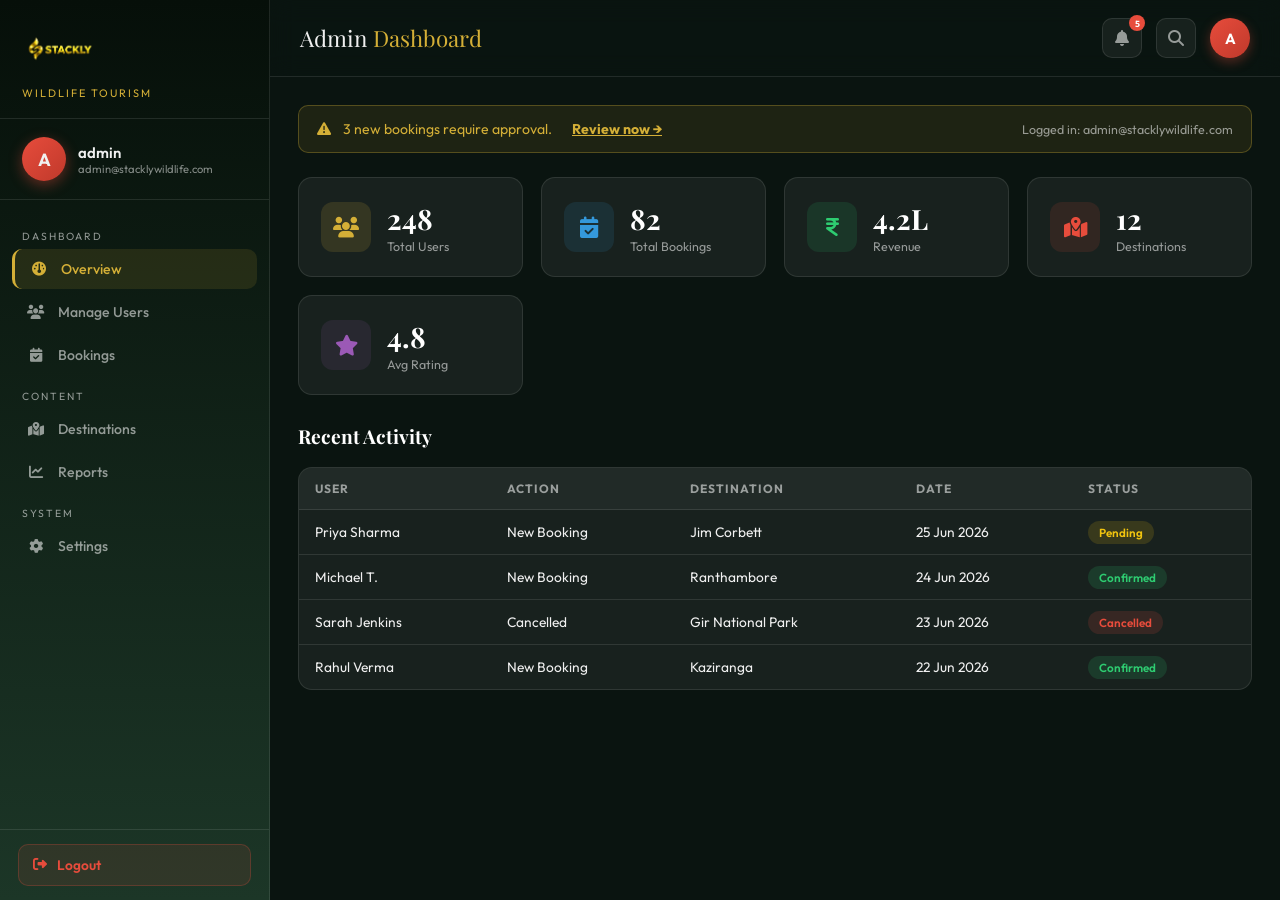
<file: admin-dashboard.html>
<!DOCTYPE html>
<html lang="en">
<head>
<meta charset="UTF-8"><meta name="viewport" content="width=device-width,initial-scale=1.0">
<title>Admin Dashboard – Stackly Wildlife</title>
<link rel="stylesheet" href="https://cdnjs.cloudflare.com/ajax/libs/font-awesome/6.4.0/css/all.min.css">
<link href="https://fonts.googleapis.com/css2?family=Outfit:wght@300;400;500;600;700&family=Playfair+Display:wght@600;700&display=swap" rel="stylesheet">
<style>
:root{--primary:#1c3627;--gold:#d4af37;--gold-dark:#b5952f;--bg:#0a1410;--card:rgba(255,255,255,0.06);--border:rgba(255,255,255,0.1);--text:#f0f0f0;--muted:rgba(255,255,255,0.55);--sw:270px;}
*{margin:0;padding:0;box-sizing:border-box;}
body{font-family:'Outfit',sans-serif;background:var(--bg);color:var(--text);display:flex;min-height:100vh;}
/* SIDEBAR */
.sidebar{width:var(--sw);background:linear-gradient(180deg,#060f09,#1c3627);border-right:1px solid var(--border);position:fixed;top:0;left:0;height:100vh;display:flex;flex-direction:column;z-index:200;transition:transform .3s;}
.sb-logo{padding:26px 22px 18px;border-bottom:1px solid var(--border);}
.sb-logo img{height:50px;}
.sb-logo span{display:block;font-size:.68rem;color:var(--gold);letter-spacing:2px;text-transform:uppercase;margin-top:6px;}
.sb-admin{display:flex;align-items:center;gap:12px;padding:18px 22px;border-bottom:1px solid var(--border);}
.sa-av{width:44px;height:44px;border-radius:50%;background:linear-gradient(135deg,#e74c3c,#c0392b);display:flex;align-items:center;justify-content:center;font-weight:700;font-size:1.1rem;box-shadow:0 4px 14px rgba(231,76,60,.4);}
.sa-info .name{font-weight:600;font-size:.93rem;}
.sa-info .role{font-size:.72rem;color:#e74c3c;text-transform:uppercase;letter-spacing:1px;}
.sidenav{flex:1;padding:18px 12px;overflow-y:auto;}
.nav-sec{font-size:.65rem;color:var(--muted);letter-spacing:2px;text-transform:uppercase;padding:12px 10px 6px;}
.nav-item{display:flex;align-items:center;gap:12px;padding:11px 14px;border-radius:10px;cursor:pointer;color:var(--muted);font-size:.88rem;font-weight:500;transition:all .25s;text-decoration:none;margin-bottom:3px;}
.nav-item:hover,.nav-item.active{background:rgba(212,175,55,.12);color:var(--gold);}
.nav-item.active{border-left:3px solid var(--gold);}
.nav-item i{width:20px;text-align:center;}
.sb-foot{padding:14px 18px;border-top:1px solid var(--border);}
.btn-lo{display:flex;align-items:center;gap:10px;padding:11px 14px;border-radius:10px;background:rgba(231,76,60,.1);border:1px solid rgba(231,76,60,.25);color:#e74c3c;font-size:.86rem;font-weight:600;text-decoration:none;transition:all .25s;width:100%;}
.btn-lo:hover{background:rgba(231,76,60,.2);}
/* MAIN */
.main{margin-left:var(--sw);flex:1;display:flex;flex-direction:column;}
.topbar{display:flex;align-items:center;justify-content:space-between;padding:18px 30px;background:rgba(10,20,16,.75);backdrop-filter:blur(12px);border-bottom:1px solid var(--border);position:sticky;top:0;z-index:100;}
.tb-title{font-family:'Playfair Display',serif;font-size:1.4rem;}.tb-title span{color:var(--gold);}
.tb-right{display:flex;align-items:center;gap:14px;}
.ib{width:40px;height:40px;border-radius:10px;background:var(--card);border:1px solid var(--border);display:flex;align-items:center;justify-content:center;cursor:pointer;color:var(--muted);transition:all .25s;position:relative;}
.ib:hover{color:var(--gold);border-color:var(--gold);}
.bdg{position:absolute;top:-4px;right:-4px;width:16px;height:16px;border-radius:50%;background:#e74c3c;color:#fff;font-size:.55rem;display:flex;align-items:center;justify-content:center;font-weight:700;}
.adav{width:40px;height:40px;border-radius:50%;background:linear-gradient(135deg,#e74c3c,#c0392b);display:flex;align-items:center;justify-content:center;font-weight:700;color:#fff;font-size:.92rem;box-shadow:0 4px 12px rgba(231,76,60,.35);cursor:pointer;}
/* CONTENT */
.content{padding:28px;flex:1;}
.pg{display:none;animation:fi .45s ease both;}
.pg.active{display:block;}
@keyframes fi{from{opacity:0;transform:translateY(16px);}to{opacity:1;transform:translateY(0);}}
/* STATS */
.stats{display:grid;grid-template-columns:repeat(auto-fit,minmax(190px,1fr));gap:18px;margin-bottom:28px;}
.sc{background:var(--card);border:1px solid var(--border);border-radius:14px;padding:22px;display:flex;align-items:center;gap:16px;transition:transform .3s,box-shadow .3s;animation:po .5s ease both;}
@keyframes po{from{opacity:0;transform:scale(.93);}to{opacity:1;transform:scale(1);}}
.sc:hover{transform:translateY(-4px);box-shadow:0 12px 30px rgba(0,0,0,.4);}
.si{width:50px;height:50px;border-radius:12px;display:flex;align-items:center;justify-content:center;font-size:1.3rem;flex-shrink:0;}
.si.g{background:rgba(212,175,55,.15);color:var(--gold);}
.si.r{background:rgba(231,76,60,.12);color:#e74c3c;}
.si.b{background:rgba(52,152,219,.12);color:#3498db;}
.si.gr{background:rgba(46,204,113,.12);color:#2ecc71;}
.si.p{background:rgba(155,89,182,.12);color:#9b59b6;}
.sv{font-family:'Playfair Display',serif;font-size:1.75rem;font-weight:700;color:#fff;}
.sl{font-size:.78rem;color:var(--muted);margin-top:2px;}
/* TABLE */
.tw{background:var(--card);border:1px solid var(--border);border-radius:14px;overflow:hidden;}
table{width:100%;border-collapse:collapse;}
thead{background:rgba(255,255,255,.04);}
th{padding:13px 16px;text-align:left;font-size:.75rem;text-transform:uppercase;letter-spacing:1px;color:var(--muted);}
td{padding:13px 16px;border-top:1px solid var(--border);font-size:.86rem;}
tr:hover td{background:rgba(255,255,255,.025);}
.bs{padding:4px 11px;border-radius:20px;font-size:.73rem;font-weight:600;}
.bs.active{background:rgba(46,204,113,.15);color:#2ecc71;}
.bs.pending{background:rgba(241,196,15,.15);color:#f1c40f;}
.bs.blocked{background:rgba(231,76,60,.15);color:#e74c3c;}
/* SECTION HEADER */
.sh{display:flex;align-items:center;justify-content:space-between;margin-bottom:18px;}
.sh h3{font-family:'Playfair Display',serif;font-size:1.2rem;color:#fff;}
.sh a,.sh button{font-size:.82rem;color:var(--gold);text-decoration:none;background:none;border:none;cursor:pointer;}
/* CARDS GRID */
.cg{display:grid;grid-template-columns:repeat(auto-fit,minmax(250px,1fr));gap:22px;}
.ic{background:var(--card);border:1px solid var(--border);border-radius:14px;padding:26px;transition:transform .3s,box-shadow .3s;animation:po .5s ease both;}
.ic:hover{transform:translateY(-5px);box-shadow:0 16px 38px rgba(0,0,0,.45);}
.ic .ci{font-size:2rem;color:var(--gold);margin-bottom:12px;}
.ic h4{font-family:'Playfair Display',serif;font-size:1.05rem;margin-bottom:8px;color:#fff;}
.ic p{font-size:.83rem;color:var(--muted);line-height:1.65;}
/* FORM */
.pf{background:var(--card);border:1px solid var(--border);border-radius:14px;padding:30px;max-width:540px;}
.fr{margin-bottom:18px;}
.fr label{display:block;font-size:.8rem;color:var(--muted);margin-bottom:6px;text-transform:uppercase;letter-spacing:.5px;}
.fr input,.fr select,.fr textarea{width:100%;background:rgba(255,255,255,.06);border:1px solid var(--border);border-radius:8px;padding:12px 14px;color:#fff;font-family:'Outfit',sans-serif;font-size:.88rem;outline:none;transition:border-color .3s,box-shadow .3s;}
.fr input:focus,.fr select:focus,.fr textarea:focus{border-color:var(--gold);box-shadow:0 0 0 3px rgba(212,175,55,.12);}
.fr input::placeholder,.fr textarea::placeholder{color:rgba(255,255,255,.3);}
.fr select option{background:#1c3627;}
.bsv{padding:12px 28px;background:linear-gradient(135deg,var(--gold),var(--gold-dark));border:none;border-radius:8px;color:#fff;font-family:'Outfit',sans-serif;font-weight:700;font-size:.88rem;cursor:pointer;transition:transform .2s,box-shadow .3s;}
.bsv:hover{transform:translateY(-2px);box-shadow:0 8px 22px rgba(212,175,55,.4);}
/* ALERT BAR */
.alert-bar{background:rgba(212,175,55,.1);border:1px solid rgba(212,175,55,.3);border-radius:10px;padding:14px 18px;display:flex;align-items:center;gap:12px;margin-bottom:24px;font-size:.88rem;color:var(--gold);}
/* HAMBURGER */
.hbtn{display:none;background:none;border:none;color:var(--text);font-size:1.3rem;cursor:pointer;margin-right:12px;}
.overlay{display:none;position:fixed;inset:0;background:rgba(0,0,0,.5);z-index:150;}
@media(max-width:800px){
.sidebar{transform:translateX(-100%);}.sidebar.open{transform:translateX(0);}
.main{margin-left:0;}.hbtn{display:block;}.overlay.show{display:block;}
.content{padding:18px;}.stats{grid-template-columns:1fr 1fr;}
}
</style>
</head>
<body>

<!-- Sidebar -->
<aside class="sidebar" id="sidebar">
  <div class="sb-logo">
    <img src="images/logo.webp" alt="Logo">
    <span>Wildlife Tourism</span>
  </div>
  <div class="sb-admin">
    <div class="sa-av" id="ad-avatar">A</div>
    <div class="sa-info">
      <div class="name" id="ad-name">Admin</div>
      <div class="role" id="ad-email" style="font-size:.7rem;color:rgba(255,255,255,.5);text-transform:none;letter-spacing:0;">-</div>
    </div>
  </div>
  <nav class="sidenav">
    <div class="nav-sec">Dashboard</div>
    <a class="nav-item active" data-pg="overview" onclick="sp('overview')"><i class="fa-solid fa-gauge"></i> Overview</a>
    <a class="nav-item" data-pg="users" onclick="sp('users')"><i class="fa-solid fa-users"></i> Manage Users</a>
    <a class="nav-item" data-pg="bookings" onclick="sp('bookings')"><i class="fa-solid fa-calendar-check"></i> Bookings</a>
    <div class="nav-sec">Content</div>
    <a class="nav-item" data-pg="destinations" onclick="sp('destinations')"><i class="fa-solid fa-map-location-dot"></i> Destinations</a>
    <a class="nav-item" data-pg="reports" onclick="sp('reports')"><i class="fa-solid fa-chart-line"></i> Reports</a>
    <div class="nav-sec">System</div>
    <a class="nav-item" data-pg="settings" onclick="sp('settings')"><i class="fa-solid fa-gear"></i> Settings</a>
  </nav>
  <div class="sb-foot">
    <a href="login.html" class="btn-lo"><i class="fa-solid fa-right-from-bracket"></i> Logout</a>
  </div>
</aside>
<div class="overlay" id="overlay" onclick="cs()"></div>

<!-- Main -->
<div class="main">
  <div class="topbar">
    <div style="display:flex;align-items:center;">
      <button class="hbtn" onclick="os()"><i class="fa-solid fa-bars"></i></button>
      <div class="tb-title">Admin <span>Dashboard</span></div>
    </div>
    <div class="tb-right">
      <div class="ib"><i class="fa-solid fa-bell"></i><div class="bdg">5</div></div>
      <div class="ib"><i class="fa-solid fa-magnifying-glass"></i></div>
      <div class="adav" id="ad-topav">A</div>
    </div>
  </div>

  <div class="content">

    <!-- OVERVIEW -->
    <div id="pg-overview" class="pg active">
      <div class="alert-bar"><i class="fa-solid fa-triangle-exclamation"></i> 3 new bookings require approval. <a href="#" onclick="sp('bookings')" style="margin-left:8px;font-weight:700;color:var(--gold);">Review now →</a></div>
      <div class="stats">
        <div class="sc" style="animation-delay:.1s"><div class="si g"><i class="fa-solid fa-users"></i></div><div><div class="sv" id="v1">248</div><div class="sl">Total Users</div></div></div>
        <div class="sc" style="animation-delay:.2s"><div class="si b"><i class="fa-solid fa-calendar-check"></i></div><div><div class="sv" id="v2">82</div><div class="sl">Total Bookings</div></div></div>
        <div class="sc" style="animation-delay:.3s"><div class="si gr"><i class="fa-solid fa-indian-rupee-sign"></i></div><div><div class="sv" id="v3">4.2L</div><div class="sl">Revenue</div></div></div>
        <div class="sc" style="animation-delay:.4s"><div class="si r"><i class="fa-solid fa-map-location-dot"></i></div><div><div class="sv" id="v4">12</div><div class="sl">Destinations</div></div></div>
        <div class="sc" style="animation-delay:.5s"><div class="si p"><i class="fa-solid fa-star"></i></div><div><div class="sv" id="v5">4.8</div><div class="sl">Avg Rating</div></div></div>
      </div>
      <div class="sh"><h3>Recent Activity</h3></div>
      <div class="tw">
        <table>
          <thead><tr><th>User</th><th>Action</th><th>Destination</th><th>Date</th><th>Status</th></tr></thead>
          <tbody>
            <tr><td>Priya Sharma</td><td>New Booking</td><td>Jim Corbett</td><td>25 Jun 2026</td><td><span class="bs pending">Pending</span></td></tr>
            <tr><td>Michael T.</td><td>New Booking</td><td>Ranthambore</td><td>24 Jun 2026</td><td><span class="bs active">Confirmed</span></td></tr>
            <tr><td>Sarah Jenkins</td><td>Cancelled</td><td>Gir National Park</td><td>23 Jun 2026</td><td><span class="bs blocked">Cancelled</span></td></tr>
            <tr><td>Rahul Verma</td><td>New Booking</td><td>Kaziranga</td><td>22 Jun 2026</td><td><span class="bs active">Confirmed</span></td></tr>
          </tbody>
        </table>
      </div>
    </div>

    <!-- USERS -->
    <div id="pg-users" class="pg">
      <div class="sh"><h3>All Users</h3><button onclick="alert('Add user')"><i class="fa-solid fa-plus"></i> Add User</button></div>
      <div class="tw">
        <table>
          <thead><tr><th>Name</th><th>Email</th><th>Role</th><th>Bookings</th><th>Joined</th><th>Status</th></tr></thead>
          <tbody>
            <tr><td>Priya Sharma</td><td>priya@email.com</td><td>Traveler</td><td>3</td><td>Jan 2026</td><td><span class="bs active">Active</span></td></tr>
            <tr><td>Michael T.</td><td>michael@email.com</td><td>Traveler</td><td>5</td><td>Feb 2026</td><td><span class="bs active">Active</span></td></tr>
            <tr><td>Sarah Jenkins</td><td>sarah@email.com</td><td>Traveler</td><td>2</td><td>Mar 2026</td><td><span class="bs pending">Inactive</span></td></tr>
            <tr><td>Rahul Verma</td><td>rahul@email.com</td><td>Traveler</td><td>7</td><td>Dec 2025</td><td><span class="bs active">Active</span></td></tr>
            <tr><td>Aisha Khan</td><td>aisha@email.com</td><td>Traveler</td><td>1</td><td>Jun 2026</td><td><span class="bs blocked">Blocked</span></td></tr>
          </tbody>
        </table>
      </div>
    </div>

    <!-- BOOKINGS -->
    <div id="pg-bookings" class="pg">
      <div class="sh"><h3>All Bookings</h3></div>
      <div class="tw">
        <table>
          <thead><tr><th>ID</th><th>User</th><th>Destination</th><th>Date</th><th>Guests</th><th>Amount</th><th>Status</th></tr></thead>
          <tbody>
            <tr><td>#WL-001</td><td>Priya Sharma</td><td>Jim Corbett</td><td>12 Jul 2026</td><td>2</td><td>₹18,500</td><td><span class="bs pending">Pending</span></td></tr>
            <tr><td>#WL-002</td><td>Michael T.</td><td>Ranthambore</td><td>28 Aug 2026</td><td>4</td><td>₹22,000</td><td><span class="bs active">Confirmed</span></td></tr>
            <tr><td>#WL-003</td><td>Sarah Jenkins</td><td>Gir National Park</td><td>15 Mar 2026</td><td>2</td><td>₹15,000</td><td><span class="bs blocked">Cancelled</span></td></tr>
            <tr><td>#WL-004</td><td>Rahul Verma</td><td>Kaziranga</td><td>10 Jan 2026</td><td>3</td><td>₹19,800</td><td><span class="bs active">Confirmed</span></td></tr>
          </tbody>
        </table>
      </div>
    </div>

    <!-- DESTINATIONS -->
    <div id="pg-destinations" class="pg">
      <div class="sh"><h3>Destinations</h3><button onclick="alert('Add destination')"><i class="fa-solid fa-plus"></i> Add</button></div>
      <div class="cg">
        <div class="ic" style="animation-delay:.1s"><div class="ci"><i class="fa-solid fa-tree"></i></div><h4>Jim Corbett</h4><p>Royal Bengal Tiger habitat. <strong style="color:var(--gold)">18 bookings</strong> this month.</p></div>
        <div class="ic" style="animation-delay:.2s"><div class="ci"><i class="fa-solid fa-paw"></i></div><h4>Ranthambore</h4><p>Ancient ruins + wildlife. <strong style="color:var(--gold)">14 bookings</strong> this month.</p></div>
        <div class="ic" style="animation-delay:.3s"><div class="ci"><i class="fa-solid fa-shield-halved"></i></div><h4>Gir National Park</h4><p>Asiatic Lions. <strong style="color:var(--gold)">9 bookings</strong> this month.</p></div>
        <div class="ic" style="animation-delay:.4s"><div class="ci"><i class="fa-solid fa-water"></i></div><h4>Kaziranga</h4><p>One-horned rhinos. <strong style="color:var(--gold)">11 bookings</strong> this month.</p></div>
        <div class="ic" style="animation-delay:.5s"><div class="ci"><i class="fa-solid fa-mountain"></i></div><h4>Bandhavgarh</h4><p>High tiger density. <strong style="color:var(--gold)">7 bookings</strong> this month.</p></div>
      </div>
    </div>

    <!-- REPORTS -->
    <div id="pg-reports" class="pg">
      <div class="sh"><h3>Reports & Analytics</h3></div>
      <div class="stats">
        <div class="sc"><div class="si g"><i class="fa-solid fa-arrow-trend-up"></i></div><div><div class="sv">+32%</div><div class="sl">Bookings Growth</div></div></div>
        <div class="sc"><div class="si b"><i class="fa-solid fa-users-line"></i></div><div><div class="sv">+18%</div><div class="sl">New Users</div></div></div>
        <div class="sc"><div class="si gr"><i class="fa-solid fa-coins"></i></div><div><div class="sv">+25%</div><div class="sl">Revenue Growth</div></div></div>
      </div>
      <div class="sh" style="margin-top:10px;"><h3>Monthly Booking Summary</h3></div>
      <div class="tw">
        <table>
          <thead><tr><th>Month</th><th>Bookings</th><th>Revenue</th><th>New Users</th></tr></thead>
          <tbody>
            <tr><td>April 2026</td><td>18</td><td>₹3,24,000</td><td>22</td></tr>
            <tr><td>May 2026</td><td>24</td><td>₹4,10,500</td><td>31</td></tr>
            <tr><td>June 2026</td><td>28</td><td>₹4,89,000</td><td>38</td></tr>
          </tbody>
        </table>
      </div>
    </div>

    <!-- SETTINGS -->
    <div id="pg-settings" class="pg">
      <div class="sh"><h3>Site Settings</h3></div>
      <div class="pf">
        <div class="fr"><label>Site Name</label><input type="text" value="Stackly Wildlife Tourism"></div>
        <div class="fr"><label>Contact Email</label><input type="email" value="info@stacklywildlife.com"></div>
        <div class="fr"><label>Contact Phone</label><input type="tel" value="+91 98765 43210"></div>
        <div class="fr"><label>Booking Status</label><select><option>Open</option><option>Closed</option><option>Seasonal</option></select></div>
        <div class="fr"><label>Announcement Banner</label><textarea rows="2" placeholder="Enter announcement text..."></textarea></div>
        <button class="bsv" onclick="alert('Settings saved!')"><i class="fa-solid fa-save"></i> Save Settings</button>
      </div>
    </div>

  </div>
</div>

<script>
function sp(id){
  document.querySelectorAll('.pg').forEach(p=>p.classList.remove('active'));
  document.querySelectorAll('.nav-item').forEach(n=>n.classList.remove('active'));
  document.getElementById('pg-'+id).classList.add('active');
  document.querySelector('[data-pg="'+id+'"]').classList.add('active');
  cs();
}
function os(){document.getElementById('sidebar').classList.add('open');document.getElementById('overlay').classList.add('show');}
function cs(){document.getElementById('sidebar').classList.remove('open');document.getElementById('overlay').classList.remove('show');}
// ── Load admin from localStorage ──
(function(){
  const email = localStorage.getItem('wt_user_email') || 'admin@stacklywildlife.com';
  const name  = localStorage.getItem('wt_user_name')  || email.split('@')[0];
  const init  = name.charAt(0).toUpperCase();
  document.getElementById('ad-avatar').textContent = init;
  document.getElementById('ad-name').textContent   = name;
  document.getElementById('ad-email').textContent  = email;
  document.getElementById('ad-topav').textContent  = init;
  // Also show logged-in email in alert bar
  const alert = document.querySelector('.alert-bar');
  if(alert){
    const tag = document.createElement('span');
    tag.style.cssText='margin-left:auto;font-size:.78rem;color:rgba(255,255,255,.55);';
    tag.textContent='Logged in: '+email;
    alert.appendChild(tag);
  }
})();
</script>
</body>
</html>
</file>
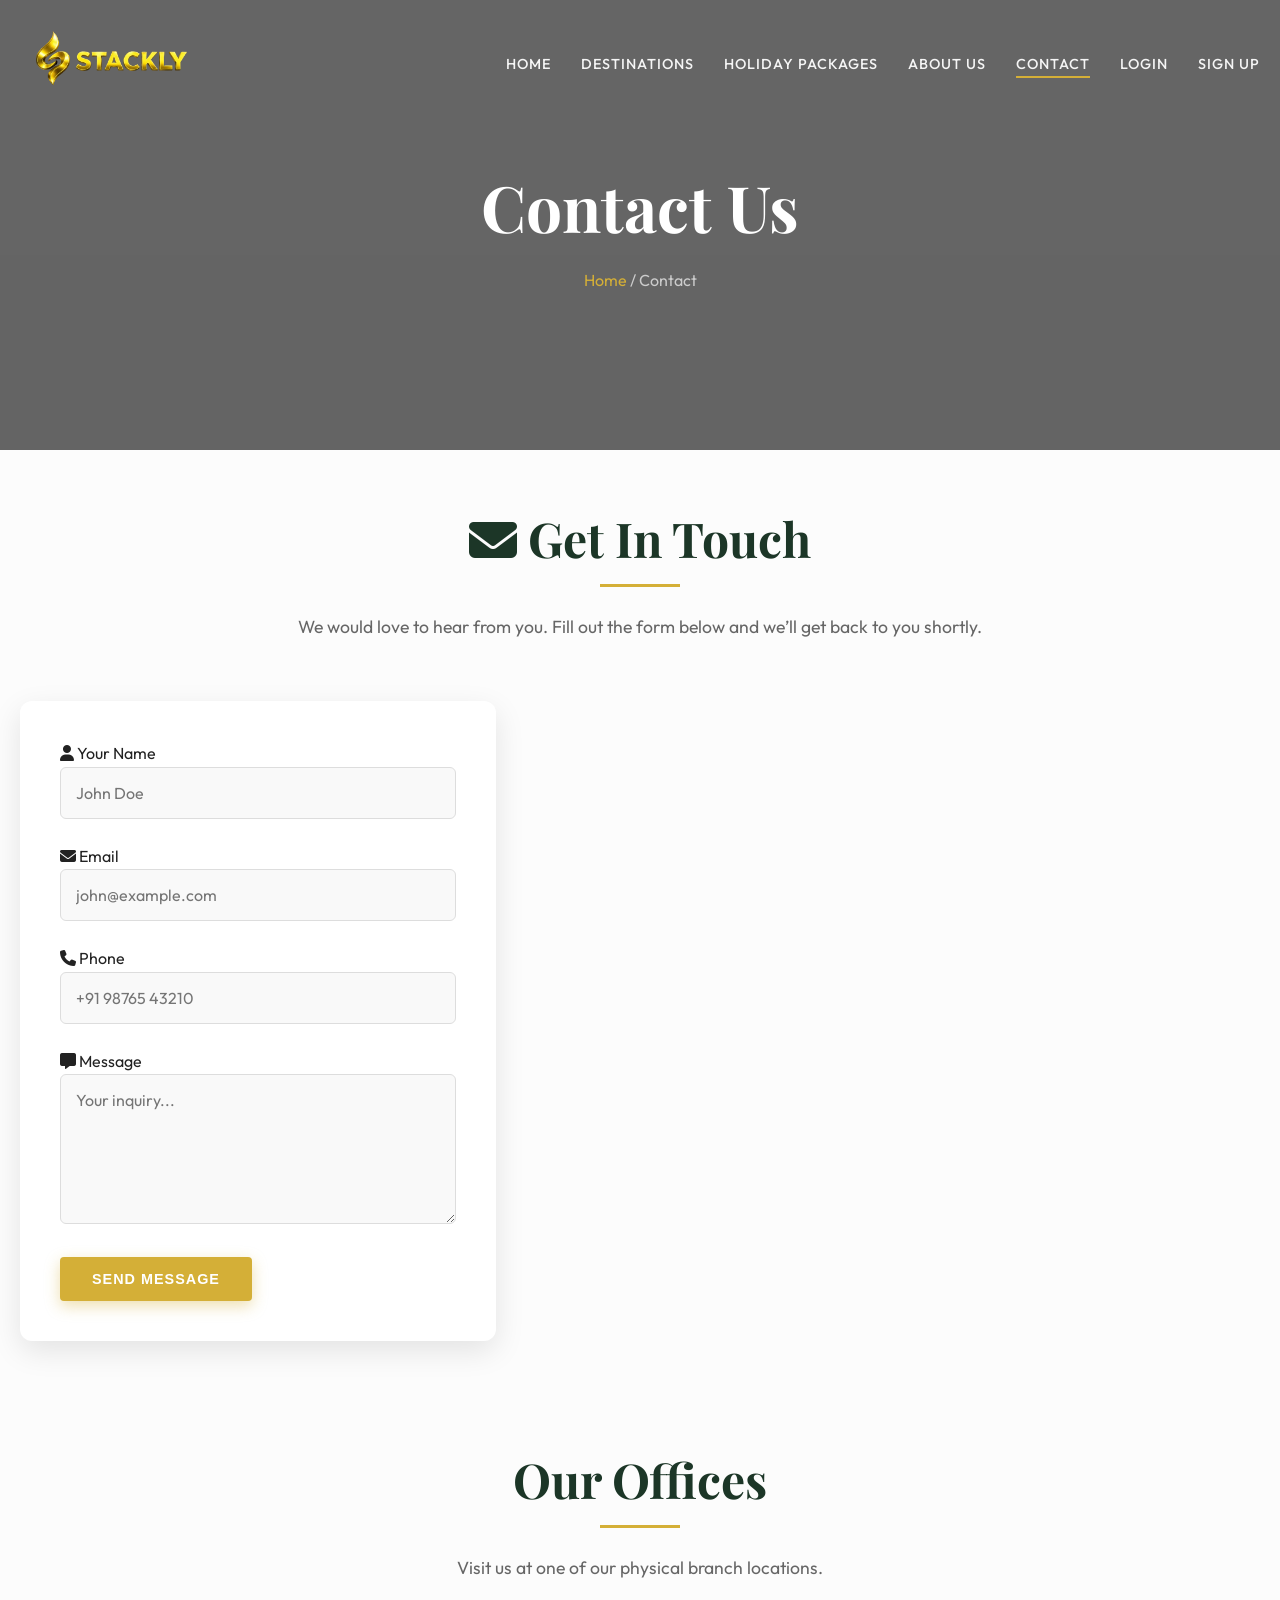
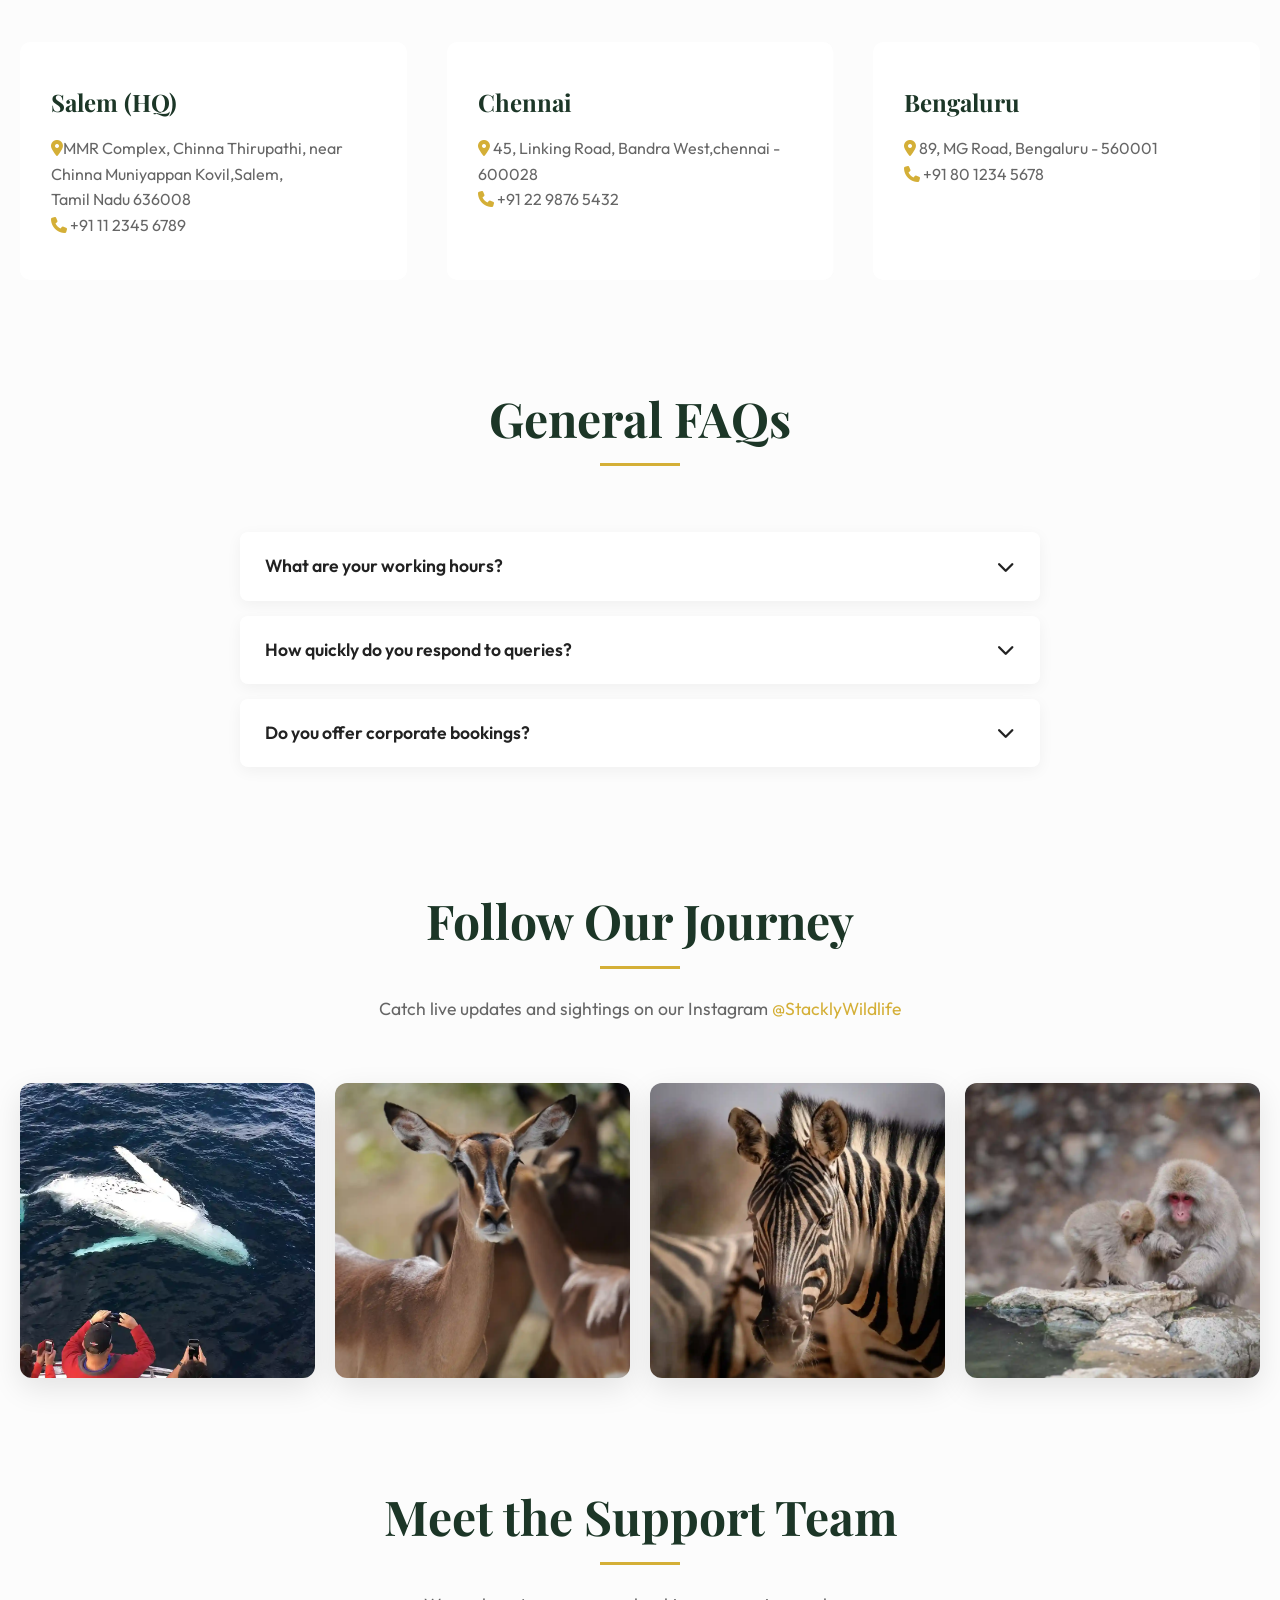
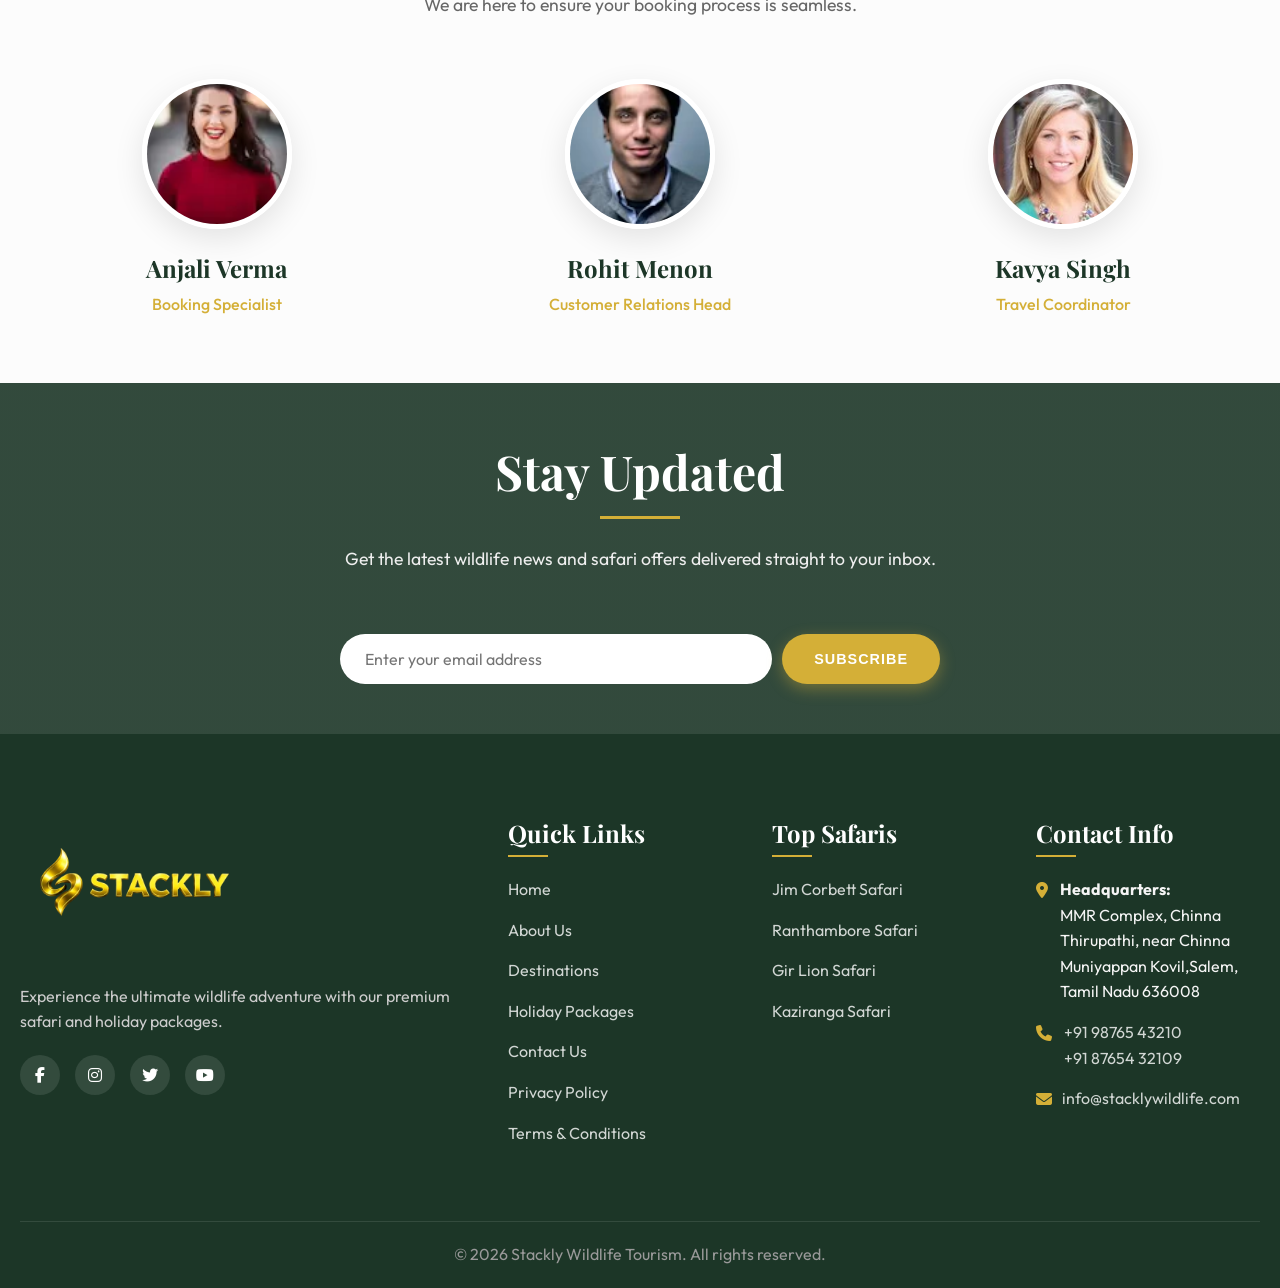
<file: contact.html>
<!DOCTYPE html>
<html lang="en">

<head>
    <meta charset="UTF-8">
    <meta name="viewport" content="width=device-width, initial-scale=1.0">
    <title>Contact Us | Stackly Wildlife Tourism</title>
    <!-- External Libraries -->
    <link href="https://unpkg.com/aos@2.3.1/dist/aos.css" rel="stylesheet" />
    <link rel="stylesheet" href="https://cdnjs.cloudflare.com/ajax/libs/font-awesome/6.4.0/css/all.min.css" />
    <!-- Custom CSS -->
    <link rel="stylesheet" href="css/style.css" />
</head>

<body>
    <!-- Header Navigation -->
    <header>
        <div class="container nav-container">
            <a href="index.html" class="logo">
                <img src="images/logo.webp" alt="Stackly Wildlife Tourism Logo" />
            </a>
            <button class="hamburger"><i class="fa-solid fa-bars"></i></button>
            <ul class="nav-links">
                <li><a href="index.html">Home</a></li>
                <li><a href="destination.html">Destinations</a></li>
                <li><a href="holidaypackage.html">Holiday Packages</a></li>
                <li><a href="about.html">About Us</a></li>
                <li><a href="contact.html" class="active">Contact</a></li>
                <li><a href="login.html">Login</a></li>
                <li><a href="signup.html">Sign Up</a></li>
            </ul>
        </div>
    </header>

    <!-- Page Header -->
    <section class="page-header">
        <div class="page-header-content" data-aos="fade-up">
            <h1>Contact Us</h1>
            <div class="breadcrumb">
                <a href="index.html">Home</a> / Contact
            </div>
        </div>
    </section>

    <!-- Contact Section -->
    <section class="section-padding contact-section">
        <div class="container">
            <div class="section-title" data-aos="fade-up">
                <h2 class="contact-heading"><i class="fa-solid fa-envelope contact-icon"></i> Get In Touch</h2>
                <p>We would love to hear from you. Fill out the form below and we’ll get back to you shortly.</p>
            </div>
            <div class="contact-grid">
                <!-- Contact Form -->
                <div class="contact-form" data-aos="fade-right" data-aos-delay="100">
                    <form action="#" method="POST" id="contactForm">
                        <div class="form-group">
    <label for="name"><i class="fa-solid fa-user"></i> Your Name</label>
    <input class="form-control" type="text" id="name" name="name" placeholder="John Doe" required />
</div>
<div class="form-group">
    <label for="email"><i class="fa-solid fa-envelope"></i> Email</label>
    <input class="form-control" type="email" id="email" name="email" placeholder="john@example.com" required />
</div>
<div class="form-group">
    <label for="phone"><i class="fa-solid fa-phone"></i> Phone</label>
    <input class="form-control" type="tel" id="phone" name="phone" placeholder="+91 98765 43210" />
</div>
<div class="form-group">
    <label for="message"><i class="fa-solid fa-message"></i> Message</label>
    <textarea class="form-control" id="message" name="message" rows="5" placeholder="Your inquiry..." required></textarea>
</div>
<button type="submit" class="btn btn-primary">Send Message</button>
                    </form>
                </div>
                <!-- Map Placeholder -->
                <div class="contact-map" data-aos="fade-left" data-aos-delay="200">
                    <!-- Replace src with actual Google Maps embed if available -->
                    <iframe
                        src="https://www.google.com/maps/embed?pb=!1m18!1m12!1m3!1d3021.9356328397244!2d77.10249081543712!3d28.52794938252703!2m3!1f0!2f0!3f0!4m2!3d28.527949!4d77.102491"
                        width="100%" height="400" style="border:0; border-radius: 12px;" allowfullscreen=""
                        loading="lazy"></iframe>
                </div>
            </div>
        </div>
    </section>

    <!-- Branch Offices (Section 3) -->
    <section class="section-padding" style="background-color: var(--bg-color);">
        <div class="container">
            <div class="section-title" data-aos="fade-up">
                <h2>Our Offices</h2>
                <p>Visit us at one of our physical branch locations.</p>
            </div>
            <div class="packages-grid">
                <div class="feature-card" data-aos="fade-up" data-aos-delay="100"
                    style="background: #fff; text-align: left;">
                    <h4 style="color: var(--primary-color);">Salem (HQ)</h4>
                    <p style="color: var(--text-muted);"><i class="fa-solid fa-location-dot"
                            style="color: var(--secondary-color);"></i>MMR Complex, Chinna Thirupathi, near Chinna
                        Muniyappan Kovil,Salem,<br>Tamil Nadu 636008</p>
                    <p style="color: var(--text-muted);"><i class="fa-solid fa-phone"
                            style="color: var(--secondary-color);"></i> +91 11 2345 6789</p>
                </div>
                <div class="feature-card" data-aos="fade-up" data-aos-delay="200"
                    style="background: #fff; text-align: left;">
                    <h4 style="color: var(--primary-color);">Chennai</h4>
                    <p style="color: var(--text-muted);"><i class="fa-solid fa-location-dot"
                            style="color: var(--secondary-color);"></i> 45, Linking Road, Bandra West,chennai - 600028
                    </p>
                    <p style="color: var(--text-muted);"><i class="fa-solid fa-phone"
                            style="color: var(--secondary-color);"></i> +91 22 9876 5432</p>
                </div>
                <div class="feature-card" data-aos="fade-up" data-aos-delay="300"
                    style="background: #fff; text-align: left;">
                    <h4 style="color: var(--primary-color);">Bengaluru</h4>
                    <p style="color: var(--text-muted);"><i class="fa-solid fa-location-dot"
                            style="color: var(--secondary-color);"></i> 89, MG Road, Bengaluru - 560001</p>
                    <p style="color: var(--text-muted);"><i class="fa-solid fa-phone"
                            style="color: var(--secondary-color);"></i> +91 80 1234 5678</p>
                </div>
            </div>
        </div>
    </section>

    <!-- General FAQ (Section 4) -->
    <section class="section-padding">
        <div class="container">
            <div class="section-title" data-aos="fade-up">
                <h2>General FAQs</h2>
            </div>
            <div class="faq-container" data-aos="fade-up" data-aos-delay="100">
                <div class="faq-item">
                    <div class="faq-question">What are your working hours? <i class="fa-solid fa-chevron-down"></i>
                    </div>
                    <div class="faq-answer">
                        <p>Our phone lines and offices are open Monday to Saturday, from 9:00 AM to 7:00 PM (IST).
                            However, email support is monitored 24/7 for urgent queries.</p>
                    </div>
                </div>
                <div class="faq-item">
                    <div class="faq-question">How quickly do you respond to queries? <i
                            class="fa-solid fa-chevron-down"></i></div>
                    <div class="faq-answer">
                        <p>We aim to reply to all email and form inquiries within 12-24 hours. For immediate assistance,
                            please call our toll-free number.</p>
                    </div>
                </div>
                <div class="faq-item">
                    <div class="faq-question">Do you offer corporate bookings? <i class="fa-solid fa-chevron-down"></i>
                    </div>
                    <div class="faq-answer">
                        <p>Yes, we organize corporate offsites and large group tours. Please specify your group size
                            when filling out the contact form.</p>
                    </div>
                </div>
            </div>
        </div>
    </section>

    <!-- Social Media Feed (Section 5) -->
    <section class="section-padding" style="background-color: var(--bg-color);">
        <div class="container">
            <div class="section-title" data-aos="fade-up">
                <h2>Follow Our Journey</h2>
                <p>Catch live updates and sightings on our Instagram <a href="#"
                        style="color: var(--secondary-color);">@StacklyWildlife</a></p>
            </div>
            <div class="gallery-grid" style="grid-template-columns: repeat(auto-fit, minmax(200px, 1fr));">
                <div class="gallery-item" data-aos="zoom-in" data-aos-delay="100">
                    <img src="images/whale_11zon.webp" alt="Insta 1">
                    <div class="gallery-overlay" style="justify-content: center; align-items: center;"><i
                            class="fa-brands fa-instagram" style="font-size: 2rem; color: #fff;"></i></div>
                </div>
                <div class="gallery-item" data-aos="zoom-in" data-aos-delay="200">
                    <img src="images/dear_11zon.webp" alt="Insta 2">
                    <div class="gallery-overlay" style="justify-content: center; align-items: center;"><i
                            class="fa-brands fa-instagram" style="font-size: 2rem; color: #fff;"></i></div>
                </div>
                <div class="gallery-item" data-aos="zoom-in" data-aos-delay="300">
                    <img src="images/zebra_11zon.webp" alt="Insta 3">
                    <div class="gallery-overlay" style="justify-content: center; align-items: center;"><i
                            class="fa-brands fa-instagram" style="font-size: 2rem; color: #fff;"></i></div>
                </div>
                <div class="gallery-item" data-aos="zoom-in" data-aos-delay="400">
                    <img src="images/monkey_11zon.webp" alt="Insta 4">
                    <div class="gallery-overlay" style="justify-content: center; align-items: center;"><i
                            class="fa-brands fa-instagram" style="font-size: 2rem; color: #fff;"></i></div>
                </div>
            </div>
        </div>
    </section>

    <!-- Support Team (Section 6) -->
    <section class="section-padding">
        <div class="container">
            <div class="section-title" data-aos="fade-up">
                <h2>Meet the Support Team</h2>
                <p>We are here to ensure your booking process is seamless.</p>
            </div>
            <div class="team-grid">
                <div class="team-card" data-aos="fade-up" data-aos-delay="100">
                    <div class="team-img" style="width: 150px; height: 150px;">
                        <img src="images/Elena Vance.webp" alt="Anjali">
                    </div>
                    <h4>Anjali Verma</h4>
                    <div class="team-role">Booking Specialist</div>
                </div>
                <div class="team-card" data-aos="fade-up" data-aos-delay="200">
                    <div class="team-img" style="width: 150px; height: 150px;">
                        <img src="images/Marcus Aureliu.webp" alt="Rohit">
                    </div>
                    <h4>Rohit Menon</h4>
                    <div class="team-role">Customer Relations Head</div>
                </div>
                <div class="team-card" data-aos="fade-up" data-aos-delay="300">
                    <div class="team-img" style="width: 150px; height: 150px;">
                        <img src="images/head_relations_it.webp" alt="Kavya">
                    </div>
                    <h4>Kavya Singh</h4>
                    <div class="team-role">Travel Coordinator</div>
                </div>
            </div>
        </div>
    </section>

    <!-- Newsletter Section (Section 7) -->
    <section class="section-padding newsletter-section" data-aos="fade-in">
        <div class="container">
            <div class="section-title">
                <h2>Stay Updated</h2>
                <p style="color: #eee;">Get the latest wildlife news and safari offers delivered straight to your inbox.
                </p>
            </div>
            <form class="newsletter-form" data-aos="fade-up" data-aos-delay="200"
                onsubmit="event.preventDefault(); alert('Subscribed!');">
                <input type="email" placeholder="Enter your email address" required>
                <button type="submit" class="btn btn-primary">Subscribe</button>
            </form>
        </div>
    </section>

    <!-- Footer -->
    <footer>
        <div class="container">
            <div class="footer-grid">
                <div class="footer-col footer-about">
                    <a href="index.html" style="display: block; margin-bottom: 20px;">
                        <img src="images/logo.webp" alt="Stackly Wildlife Tourism Logo" style="height: 150px;">
                    </a>
                    <p>Experience the ultimate wildlife adventure with our premium safari and holiday packages.</p>
                    <div class="social-links">
                        <a href="404.html"><i class="fa-brands fa-facebook-f"></i></a>
                        <a href="404.html"><i class="fa-brands fa-instagram"></i></a>
                        <a href="404.html"><i class="fa-brands fa-twitter"></i></a>
                        <a href="404.html"><i class="fa-brands fa-youtube"></i></a>
                    </div>
                </div>

                <div class="footer-col">
                    <h4>Quick Links</h4>
                    <ul class="footer-links">
                        <li><a href="index.html">Home</a></li>
                        <li><a href="about.html">About Us</a></li>
                        <li><a href="destination.html">Destinations</a></li>
                        <li><a href="holidaypackage.html">Holiday Packages</a></li>
                        <li><a href="contact.html">Contact Us</a></li>
                        <li><a href="404.html">Privacy Policy</a></li>
                        <li><a href="404.html">Terms &amp; Conditions</a></li>
                    </ul>
                </div>

                <div class="footer-col">
                    <h4>Top Safaris</h4>
                    <ul class="footer-links">
                        <li><a href="destination.html">Jim Corbett Safari</a></li>
                        <li><a href="destination.html">Ranthambore Safari</a></li>
                        <li><a href="destination.html">Gir Lion Safari</a></li>
                        <li><a href="destination.html">Kaziranga Safari</a></li>
                    </ul>
                </div>

                <div class="footer-col">
                    <h4>Contact Info</h4>
                    <ul class="footer-links">
                        <li>
                            <i class="fa-solid fa-location-dot"
                                style="margin-top: 5px; color: var(--secondary-color);"></i>
                            <div>
                                <strong>Headquarters:</strong><br>MMR Complex, Chinna Thirupathi, near Chinna Muniyappan
                                Kovil,Salem,<br>Tamil Nadu 636008
                            </div>
                        </li>
                        <li>
                            <i class="fa-solid fa-phone" style="margin-top: 5px; color: var(--secondary-color);"></i>
                            <div>
                                <a href="tel:+919876543210">+91 98765 43210</a><br>
                                <a href="tel:+918765432109">+91 87654 32109</a>
                            </div>
                        </li>
                        <li style="color: #ccc; display: flex; gap: 10px;">
                            <i class="fa-solid fa-envelope" style="margin-top: 5px; color: var(--secondary-color);"></i>
                            <a href="mailto:info@stacklywildlife.com">info@stacklywildlife.com</a>
                        </li>
                    </ul>
                </div>
            </div>

            <div class="footer-bottom">
                <p>&copy; 2026 Stackly Wildlife Tourism. All rights reserved.</p>
            </div>
        </div>
    </footer>

    <!-- Scripts -->
    <script src="https://unpkg.com/aos@2.3.1/dist/aos.js"></script>
    <script src="js/script.js"></script>
</body>

</html>
</file>
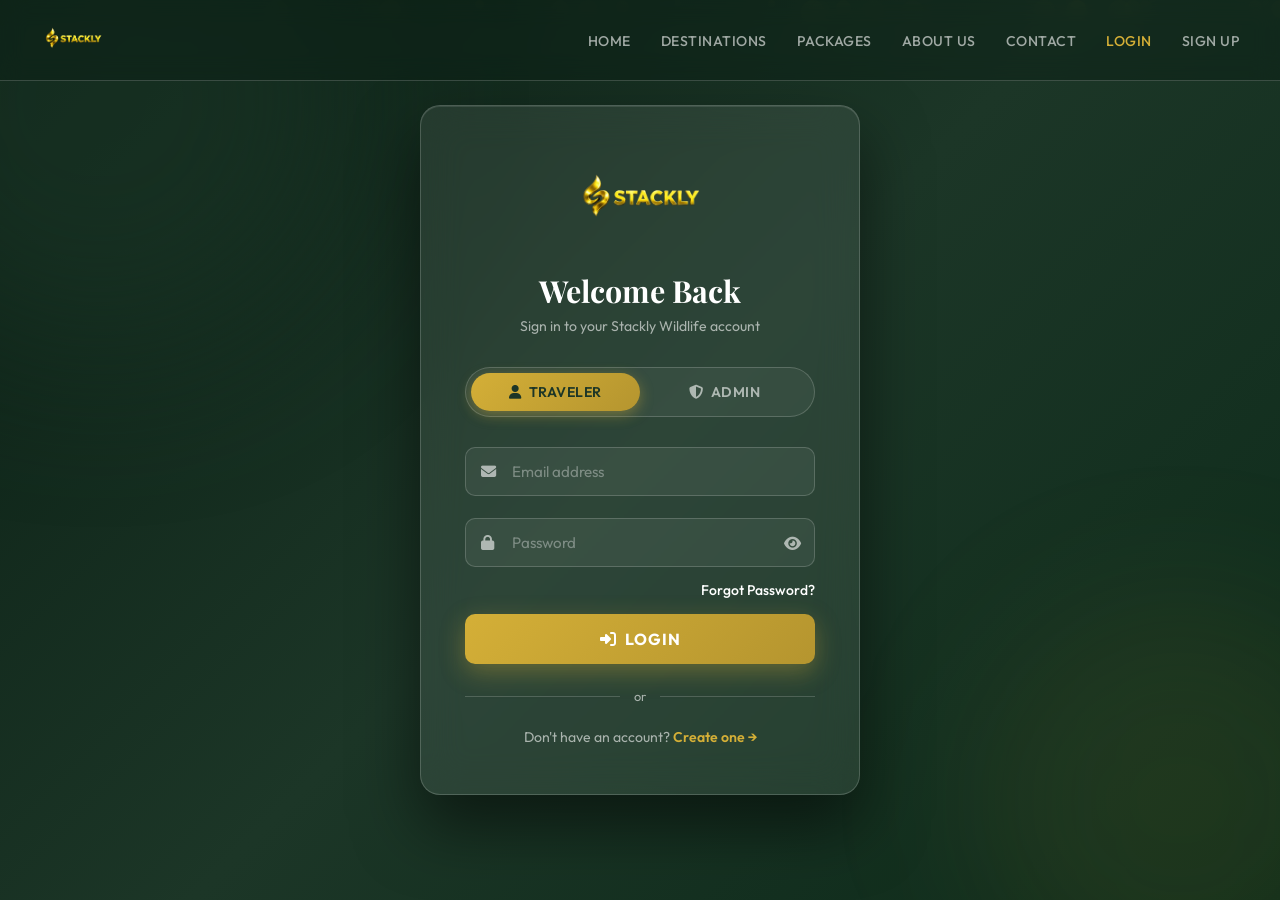
<file: login.html>
<!DOCTYPE html>
<html lang="en">
<head>
    <meta charset="UTF-8">
    <meta name="viewport" content="width=device-width, initial-scale=1.0">
    <title>Login – Stackly Wildlife Tourism</title>
    <link rel="stylesheet" href="https://cdnjs.cloudflare.com/ajax/libs/font-awesome/6.4.0/css/all.min.css">
    <link href="https://fonts.googleapis.com/css2?family=Outfit:wght@300;400;500;600;700&family=Playfair+Display:wght@400;600;700&display=swap" rel="stylesheet">
    <style>
        :root {
            --primary: #1c3627;
            --gold: #d4af37;
            --gold-dark: #b5952f;
            --glass: rgba(255,255,255,0.08);
            --glass-border: rgba(255,255,255,0.18);
            --text: #f5f5f5;
            --muted: rgba(255,255,255,0.6);
        }

        *, *::before, *::after { margin: 0; padding: 0; box-sizing: border-box; }

        body {
            font-family: 'Outfit', sans-serif;
            min-height: 100vh;
            display: flex;
            align-items: center;
            justify-content: center;
            background: linear-gradient(135deg, #0a1f14 0%, #1c3627 50%, #0d2b1a 100%);
            overflow: hidden;
            position: relative;
        }

        /* ── Animated Background Particles ── */
        .bg-particles { position: fixed; inset: 0; pointer-events: none; z-index: 0; }
        .particle {
            position: absolute;
            border-radius: 50%;
            background: rgba(212,175,55,0.12);
            animation: floatUp linear infinite;
        }
        @keyframes floatUp {
            0%   { transform: translateY(110vh) scale(0); opacity: 0; }
            10%  { opacity: 1; }
            90%  { opacity: 0.6; }
            100% { transform: translateY(-10vh) scale(1.2); opacity: 0; }
        }

        /* ── Glow Orbs ── */
        .orb {
            position: fixed;
            border-radius: 50%;
            filter: blur(80px);
            pointer-events: none;
            z-index: 0;
        }
        .orb-1 { width: 500px; height: 500px; background: rgba(28,54,39,0.6); top: -150px; left: -150px; animation: drift 12s ease-in-out infinite alternate; }
        .orb-2 { width: 400px; height: 400px; background: rgba(212,175,55,0.08); bottom: -100px; right: -100px; animation: drift 15s ease-in-out infinite alternate-reverse; }
        @keyframes drift { 0% { transform: translate(0,0); } 100% { transform: translate(40px, 30px); } }

        /* ── Navbar ── */
        nav {
            position: fixed;
            top: 0; left: 0; right: 0;
            padding: 18px 40px;
            display: flex;
            align-items: center;
            justify-content: space-between;
            z-index: 100;
            background: rgba(10,31,20,0.5);
            backdrop-filter: blur(12px);
            border-bottom: 1px solid var(--glass-border);
        }
        .nav-logo { display: flex; align-items: center; gap: 10px; text-decoration: none; }
        .nav-logo img { height: 44px; }
        .nav-links-list { display: flex; gap: 30px; list-style: none; }
        .nav-links-list a { color: var(--muted); text-decoration: none; font-size: 0.88rem; font-weight: 500; letter-spacing: 0.5px; text-transform: uppercase; transition: color 0.3s; }
        .nav-links-list a:hover, .nav-links-list a.active { color: var(--gold); }

        /* ── Auth Card ── */
        .auth-wrapper {
            position: relative; z-index: 10;
            width: 100%; max-width: 480px;
            padding: 0 20px;
            animation: slideUp 0.8s cubic-bezier(0.25,0.8,0.25,1) both;
        }
        @keyframes slideUp {
            from { opacity: 0; transform: translateY(40px); }
            to   { opacity: 1; transform: translateY(0); }
        }

        .auth-card {
            background: var(--glass);
            backdrop-filter: blur(20px);
            -webkit-backdrop-filter: blur(20px);
            border: 1px solid var(--glass-border);
            border-radius: 20px;
            padding: 48px 44px;
            box-shadow: 0 32px 64px rgba(0,0,0,0.5), inset 0 1px 0 rgba(255,255,255,0.1);
        }

        .auth-brand {
            text-align: center;
            margin-bottom: 32px;
        }
        .auth-brand .auth-logo-link {
            display: inline-block;
            margin-bottom: 20px;
            transition: transform 0.3s ease, opacity 0.3s ease;
        }
        .auth-brand .auth-logo-link:hover {
            transform: scale(1.03);
            opacity: 0.9;
        }
        .auth-brand .auth-logo {
            height: 92px;
            display: block;
            object-fit: contain;
        }
        .auth-brand h1 {
            font-family: 'Playfair Display', serif;
            font-size: 1.9rem;
            color: #fff;
            margin-bottom: 6px;
        }
        .auth-brand p { color: var(--muted); font-size: 0.88rem; }

        /* ── Role Toggle ── */
        .role-toggle {
            display: flex;
            background: rgba(255,255,255,0.05);
            border: 1px solid var(--glass-border);
            border-radius: 50px;
            padding: 5px;
            margin-bottom: 30px;
            position: relative;
        }
        .role-toggle input[type="radio"] { display: none; }
        .role-toggle label {
            flex: 1;
            text-align: center;
            padding: 10px;
            border-radius: 50px;
            cursor: pointer;
            color: var(--muted);
            font-size: 0.88rem;
            font-weight: 600;
            letter-spacing: 0.5px;
            text-transform: uppercase;
            transition: all 0.3s ease;
            z-index: 1;
            position: relative;
            display: flex; align-items: center; justify-content: center; gap: 7px;
        }
        .role-toggle input[type="radio"]:checked + label {
            color: #1c3627;
        }
        /* Sliding pill */
        .role-toggle::before {
            content: '';
            position: absolute;
            top: 5px; bottom: 5px;
            left: 5px;
            width: calc(50% - 5px);
            border-radius: 50px;
            background: linear-gradient(135deg, var(--gold), var(--gold-dark));
            box-shadow: 0 4px 14px rgba(212,175,55,0.4);
            transition: transform 0.4s cubic-bezier(0.25,0.8,0.25,1);
        }
        .role-toggle #role_admin:checked ~ .role-pill::before,
        body:has(#role_admin:checked) .role-toggle::before { transform: translateX(100%); }

        /* JS‑driven pill */
        .role-pill { display: none; }

        /* ── Input Groups ── */
        .input-group {
            position: relative;
            margin-bottom: 22px;
        }
        .input-group .input-icon {
            position: absolute;
            left: 16px;
            top: 50%;
            transform: translateY(-50%);
            color: var(--muted);
            font-size: 0.95rem;
            transition: color 0.3s;
            pointer-events: none;
        }
        .input-group input {
            width: 100%;
            background: rgba(255,255,255,0.06);
            border: 1px solid var(--glass-border);
            border-radius: 10px;
            padding: 14px 16px 14px 46px;
            color: #fff;
            font-family: 'Outfit', sans-serif;
            font-size: 0.95rem;
            transition: border-color 0.3s, background 0.3s, box-shadow 0.3s;
            outline: none;
        }
        .input-group input::placeholder { color: rgba(255,255,255,0.35); }
        .input-group input:focus {
            background: rgba(255,255,255,0.1);
            border-color: var(--gold);
            box-shadow: 0 0 0 3px rgba(212,175,55,0.15);
        }
        .input-group input:focus + .input-icon,
        .input-group:focus-within .input-icon { color: var(--gold); }

        /* password toggle eye */
        .eye-btn {
            position: absolute;
            right: 14px; top: 50%;
            transform: translateY(-50%);
            background: none; border: none;
            color: var(--muted); cursor: pointer;
            font-size: 0.95rem; transition: color 0.3s;
        }
        .eye-btn:hover { color: var(--gold); }

        /* ── Submit Button ── */
        .btn-auth {
            width: 100%;
            padding: 15px;
            background: linear-gradient(135deg, var(--gold) 0%, var(--gold-dark) 100%);
            border: none;
            border-radius: 10px;
            color: #fff;
            font-family: 'Outfit', sans-serif;
            font-size: 1rem;
            font-weight: 700;
            letter-spacing: 1px;
            text-transform: uppercase;
            cursor: pointer;
            transition: transform 0.2s, box-shadow 0.3s;
            box-shadow: 0 8px 24px rgba(212,175,55,0.35);
            position: relative;
            overflow: hidden;
        }
        .btn-auth::before {
            content: '';
            position: absolute;
            top: 0; left: -100%;
            width: 100%; height: 100%;
            background: linear-gradient(90deg, transparent, rgba(255,255,255,0.18), transparent);
            transition: left 0.5s ease;
        }
        .btn-auth:hover::before { left: 100%; }
        .btn-auth:hover { transform: translateY(-2px); box-shadow: 0 12px 32px rgba(212,175,55,0.5); }
        .btn-auth:active { transform: translateY(0); }

        /* ── Divider ── */
        .divider { display: flex; align-items: center; gap: 14px; margin: 24px 0; color: var(--muted); font-size: 0.8rem; }
        .divider::before, .divider::after { content: ''; flex: 1; height: 1px; background: var(--glass-border); }

        /* ── Footer Links ── */
        .auth-footer { text-align: center; margin-top: 24px; color: var(--muted); font-size: 0.88rem; }
        .auth-footer a { color: var(--gold); text-decoration: none; font-weight: 600; transition: opacity 0.2s; }
        .auth-footer a:hover { opacity: 0.8; text-decoration: underline; }

        /* ── Ripple ── */
        @keyframes ripple {
            to { transform: scale(4); opacity: 0; }
        }

        /* ── Responsive ── */
        @media (max-width: 520px) {
            nav { padding: 14px 20px; }
            .nav-links-list { display: none; }
            .auth-card { padding: 36px 24px; }
        }
    </style>
</head>
<body>

    <!-- Animated Particles -->
    <div class="bg-particles" id="particles"></div>
    <div class="orb orb-1"></div>
    <div class="orb orb-2"></div>

    <!-- Navbar -->
    <nav>
        <a href="index.html" class="nav-logo">
            <img src="images/logo.webp" alt="Stackly Wildlife Tourism">
        </a>
        <ul class="nav-links-list">
            <li><a href="index.html">Home</a></li>
            <li><a href="destination.html">Destinations</a></li>
            <li><a href="holidaypackage.html">Packages</a></li>
            <li><a href="about.html">About Us</a></li>
            <li><a href="contact.html">Contact</a></li> 
            <li><a href="login.html" class="active">Login</a></li>
            <li><a href="signup.html">Sign Up</a></li>
        </ul>
    </nav>

    <!-- Auth Card -->
    <div class="auth-wrapper">
        <div class="auth-card">
           
            <!-- Brand -->
            <div class="auth-brand">
                <a href="index.html" class="auth-logo-link">
                    <img src="images/logo.webp" alt="Stackly Wildlife Tourism" class="auth-logo">
                </a>
                <h1>Welcome Back</h1>
                <p>Sign in to your Stackly Wildlife account</p>
            </div>

            <!-- Role Toggle -->
            <div class="role-toggle" id="roleToggle">
                <input type="radio" id="role_user"  name="role" value="user"  checked>
                <label for="role_user"><i class="fa-solid fa-user"></i> Traveler</label>
                <input type="radio" id="role_admin" name="role" value="admin">
                <label for="role_admin"><i class="fa-solid fa-shield-halved"></i> Admin</label>
            </div>

            <!-- Form -->
            <form id="loginForm" novalidate>
                <div class="input-group">
                    <input type="email" id="loginEmail" placeholder="Email address" required>
                    <i class="fa-solid fa-envelope input-icon"></i>
                </div>
                <div class="input-group">
                    <input type="password" id="loginPassword" placeholder="Password" required>
                    <i class="fa-solid fa-lock input-icon"></i>
                    <button type="button" class="eye-btn" id="eyeBtn">
                        <i class="fa-solid fa-eye" id="eyeIcon"></i>
                    </button>
                </div>
                
                <div class="forget-password" style="text-align:right; margin-bottom:15px; margin-top:-10px;">
                    <a href="404.html"
                        style="color:white; text-decoration:none; font-size:14px; font-weight:500;">Forgot
                        Password?</a>
                </div>

                <button type="submit" class="btn-auth">
                    <i class="fa-solid fa-right-to-bracket"></i>&nbsp; Login
                </button>
            </form>

            <div class="divider">or</div>

            <div class="auth-footer">
                Don't have an account? <a href="signup.html">Create one &rarr;</a>
            </div>

        </div>
    </div>

    <script>
        // ── Particles ──
        (function() {
            const container = document.getElementById('particles');
            for (let i = 0; i < 30; i++) {
                const p = document.createElement('div');
                p.className = 'particle';
                const size = Math.random() * 18 + 6;
                p.style.cssText = `
                    width:${size}px; height:${size}px;
                    left:${Math.random()*100}%;
                    animation-duration:${Math.random()*15+10}s;
                    animation-delay:${Math.random()*-20}s;
                    opacity:${Math.random()*0.3+0.05};
                `;
                container.appendChild(p);
            }
        })();

        // ── Role Toggle Pill ──
        const radios = document.querySelectorAll('#roleToggle input[type="radio"]');
        const toggle = document.getElementById('roleToggle');
        function updatePill() {
            const val = document.querySelector('#roleToggle input:checked').value;
            toggle.style.setProperty('--pill-offset', val === 'admin' ? '1' : '0');
            if (val === 'admin') {
                toggle.style.cssText += '--x:calc(50%)';
                toggle.querySelector('::before');
                // Move pill via JS pseudo approach
                toggle.dataset.active = 'admin';
            } else {
                toggle.dataset.active = 'user';
            }
        }
        // Simpler approach: move via JS class
        (function() {
            const style = document.createElement('style');
            document.head.appendChild(style);
            function movePill() {
                const isAdmin = document.getElementById('role_admin').checked;
                style.textContent = `
                    #roleToggle::before {
                        transform: translateX(${isAdmin ? '100%' : '0'});
                    }
                `;
            }
            radios.forEach(r => r.addEventListener('change', movePill));
            movePill();
        })();

        // ── Password Eye Toggle ──
        document.getElementById('eyeBtn').addEventListener('click', function() {
            const input = document.getElementById('loginPassword');
            const icon  = document.getElementById('eyeIcon');
            const isHidden = input.type === 'password';
            input.type = isHidden ? 'text' : 'password';
            icon.className = isHidden ? 'fa-solid fa-eye-slash' : 'fa-solid fa-eye';
        });

        // ── Form Submit ──
        document.getElementById('loginForm').addEventListener('submit', function(e) {
            e.preventDefault();
            const role  = document.querySelector('#roleToggle input:checked').value;
            const email = document.getElementById('loginEmail').value.trim();
            const pass  = document.getElementById('loginPassword').value.trim();
            if (!email || !pass) return;
            // Save to localStorage so dashboards can read it
            localStorage.setItem('wt_user_email', email);
            localStorage.setItem('wt_user_role', role);
            // Derive display name from email (before @)
            const name = email.split('@')[0].replace(/[._-]/g,' ').replace(/\b\w/g,c=>c.toUpperCase());
            localStorage.setItem('wt_user_name', name);
            if (role === 'admin') {
                window.location.href = 'admin-dashboard.html';
            } else {
                window.location.href = 'user-dashboard.html';
            }
        });
    </script>
</body>
</html>
</file>
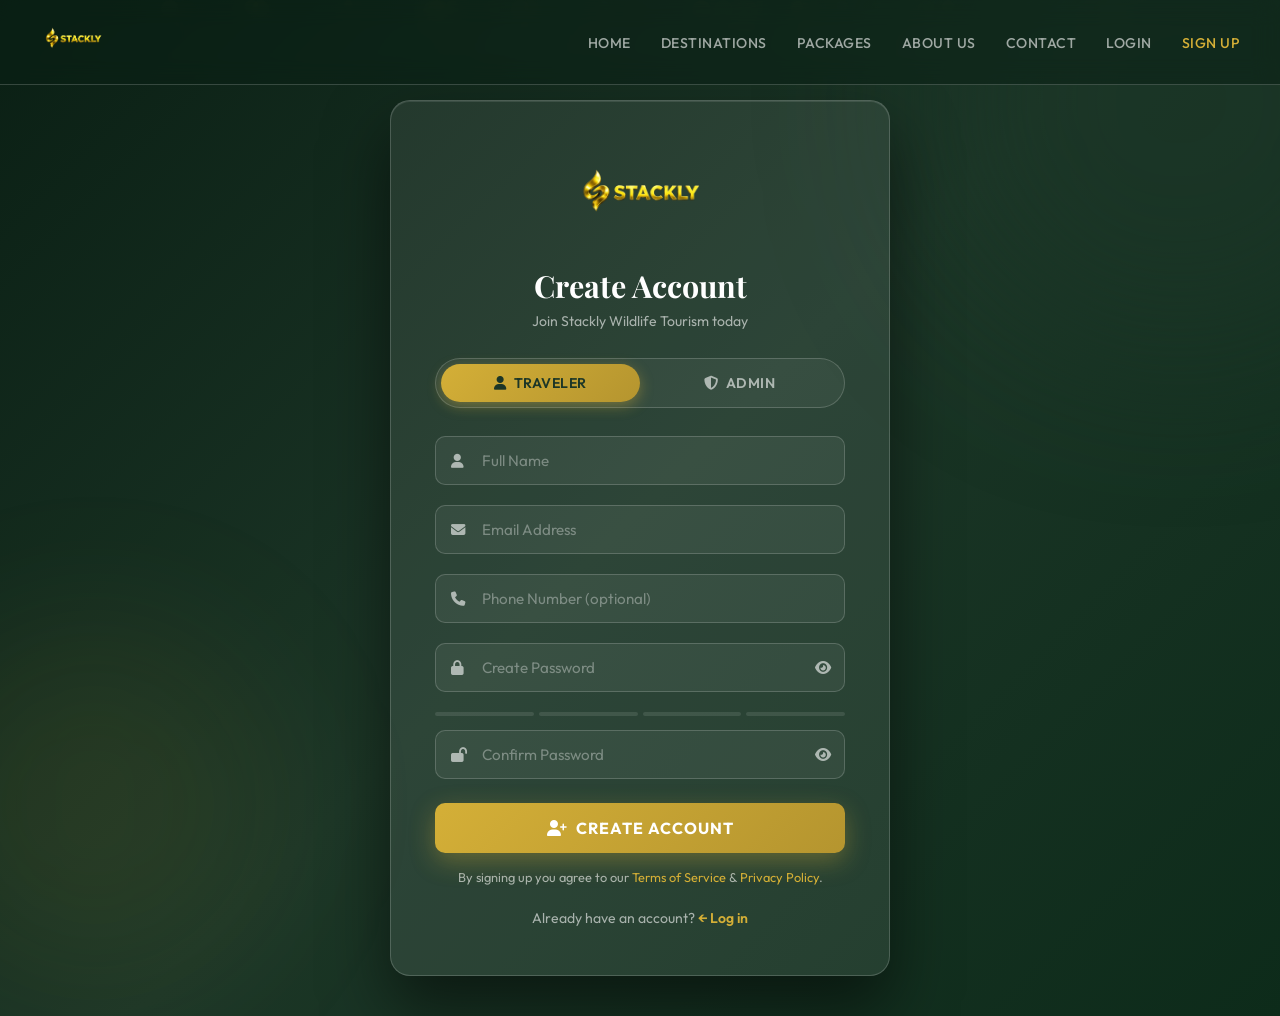
<file: signup.html>
<!DOCTYPE html>
<html lang="en">
<head>
    <meta charset="UTF-8">
    <meta name="viewport" content="width=device-width, initial-scale=1.0">
    <title>Sign Up – Stackly Wildlife Tourism</title>
    <link rel="stylesheet" href="https://cdnjs.cloudflare.com/ajax/libs/font-awesome/6.4.0/css/all.min.css">
    <link href="https://fonts.googleapis.com/css2?family=Outfit:wght@300;400;500;600;700&family=Playfair+Display:wght@400;600;700&display=swap" rel="stylesheet">
    <style>
        :root {
            --primary: #1c3627;
            --gold: #d4af37;
            --gold-dark: #b5952f;
            --glass: rgba(255,255,255,0.08);
            --glass-border: rgba(255,255,255,0.18);
            --text: #f5f5f5;
            --muted: rgba(255,255,255,0.6);
        }

        *, *::before, *::after { margin: 0; padding: 0; box-sizing: border-box; }

        body {
            font-family: 'Outfit', sans-serif;
            min-height: 100vh;
            display: flex;
            align-items: center;
            justify-content: center;
            background: linear-gradient(135deg, #0a1f14 0%, #1c3627 50%, #0d2b1a 100%);
            overflow-x: hidden;
            position: relative;
            padding: 100px 20px 40px;
        }

        /* ── Particles ── */
        .bg-particles { position: fixed; inset: 0; pointer-events: none; z-index: 0; }
        .particle {
            position: absolute;
            border-radius: 50%;
            background: rgba(212,175,55,0.12);
            animation: floatUp linear infinite;
        }
        @keyframes floatUp {
            0%   { transform: translateY(110vh) scale(0); opacity: 0; }
            10%  { opacity: 1; }
            90%  { opacity: 0.6; }
            100% { transform: translateY(-10vh) scale(1.2); opacity: 0; }
        }

        /* ── Orbs ── */
        .orb {
            position: fixed; border-radius: 50%;
            filter: blur(80px); pointer-events: none; z-index: 0;
        }
        .orb-1 { width: 500px; height: 500px; background: rgba(28,54,39,0.6); top: -150px; right: -150px; animation: drift 12s ease-in-out infinite alternate; }
        .orb-2 { width: 350px; height: 350px; background: rgba(212,175,55,0.08); bottom: -80px; left: -80px; animation: drift 16s ease-in-out infinite alternate-reverse; }
        @keyframes drift { 0% { transform: translate(0,0); } 100% { transform: translate(30px,40px); } }

        /* ── Navbar ── */
        nav {
            position: fixed;
            top: 0; left: 0; right: 0;
            padding: 18px 40px;
            display: flex;
            align-items: center;
            justify-content: space-between;
            z-index: 100;
            background: rgba(10,31,20,0.55);
            backdrop-filter: blur(12px);
            border-bottom: 1px solid var(--glass-border);
        }
        .nav-logo img { height: 44px; }
        .nav-links-list { display: flex; gap: 30px; list-style: none; }
        .nav-links-list a { color: var(--muted); text-decoration: none; font-size: 0.88rem; font-weight: 500; letter-spacing: 0.5px; text-transform: uppercase; transition: color 0.3s; }
        .nav-links-list a:hover, .nav-links-list a.active { color: var(--gold); }

        /* ── Card ── */
        .auth-wrapper {
            position: relative; z-index: 10;
            width: 100%; max-width: 500px;
            animation: slideUp 0.8s cubic-bezier(0.25,0.8,0.25,1) both;
        }
        @keyframes slideUp {
            from { opacity: 0; transform: translateY(40px); }
            to   { opacity: 1; transform: translateY(0); }
        }

        .auth-card {
            background: var(--glass);
            backdrop-filter: blur(20px);
            -webkit-backdrop-filter: blur(20px);
            border: 1px solid var(--glass-border);
            border-radius: 20px;
            padding: 48px 44px;
            box-shadow: 0 32px 64px rgba(0,0,0,0.5), inset 0 1px 0 rgba(255,255,255,0.1);
        }

        /* ── Brand ── */
        .auth-brand { text-align: center; margin-bottom: 28px; }
        .auth-brand .auth-logo-link {
            display: inline-block;
            margin-bottom: 20px;
            transition: transform 0.3s ease, opacity 0.3s ease;
        }
        .auth-brand .auth-logo-link:hover {
            transform: scale(1.03);
            opacity: 0.9;
        }
        .auth-brand .auth-logo {
            height: 92px;
            display: block;
            object-fit: contain;
        }
        .auth-brand h1 { font-family: 'Playfair Display', serif; font-size: 1.9rem; color: #fff; margin-bottom: 6px; }
        .auth-brand p { color: var(--muted); font-size: 0.88rem; }

        /* ── Role Toggle ── */
        .role-toggle {
            display: flex;
            background: rgba(255,255,255,0.05);
            border: 1px solid var(--glass-border);
            border-radius: 50px;
            padding: 5px;
            margin-bottom: 28px;
            position: relative;
        }
        .role-toggle input[type="radio"] { display: none; }
        .role-toggle label {
            flex: 1;
            text-align: center;
            padding: 10px;
            border-radius: 50px;
            cursor: pointer;
            color: var(--muted);
            font-size: 0.88rem;
            font-weight: 600;
            letter-spacing: 0.5px;
            text-transform: uppercase;
            transition: color 0.3s;
            z-index: 1; position: relative;
            display: flex; align-items: center; justify-content: center; gap: 7px;
        }
        .role-toggle input[type="radio"]:checked + label { color: #1c3627; }
        .role-toggle::before {
            content: '';
            position: absolute;
            top: 5px; bottom: 5px; left: 5px;
            width: calc(50% - 5px);
            border-radius: 50px;
            background: linear-gradient(135deg, var(--gold), var(--gold-dark));
            box-shadow: 0 4px 14px rgba(212,175,55,0.4);
            transition: transform 0.4s cubic-bezier(0.25,0.8,0.25,1);
        }

        /* ── Step Progress ── */
        .step-indicator {
            display: flex; align-items: center; gap: 0;
            margin-bottom: 28px;
        }
        .step-dot {
            width: 32px; height: 32px;
            border-radius: 50%;
            background: rgba(255,255,255,0.08);
            border: 2px solid var(--glass-border);
            display: flex; align-items: center; justify-content: center;
            font-size: 0.78rem; font-weight: 700; color: var(--muted);
            transition: all 0.4s;
        }
        .step-dot.active { background: var(--gold); border-color: var(--gold); color: #fff; box-shadow: 0 4px 14px rgba(212,175,55,0.4); }
        .step-dot.done { background: var(--primary); border-color: var(--gold); color: var(--gold); }
        .step-line { flex: 1; height: 2px; background: var(--glass-border); transition: background 0.4s; }
        .step-line.done { background: var(--gold); }

        /* ── Input Groups ── */
        .input-group { position: relative; margin-bottom: 20px; }
        .input-group .input-icon {
            position: absolute; left: 16px; top: 50%;
            transform: translateY(-50%);
            color: var(--muted); font-size: 0.9rem; transition: color 0.3s; pointer-events: none;
        }
        .input-group input {
            width: 100%;
            background: rgba(255,255,255,0.06);
            border: 1px solid var(--glass-border);
            border-radius: 10px;
            padding: 14px 16px 14px 46px;
            color: #fff;
            font-family: 'Outfit', sans-serif;
            font-size: 0.95rem;
            transition: border-color 0.3s, background 0.3s, box-shadow 0.3s;
            outline: none;
        }
        .input-group input::placeholder { color: rgba(255,255,255,0.35); }
        .input-group input:focus {
            background: rgba(255,255,255,0.1);
            border-color: var(--gold);
            box-shadow: 0 0 0 3px rgba(212,175,55,0.15);
        }
        .input-group input:focus + .input-icon,
        .input-group:focus-within .input-icon { color: var(--gold); }
        .eye-btn {
            position: absolute; right: 14px; top: 50%;
            transform: translateY(-50%);
            background: none; border: none;
            color: var(--muted); cursor: pointer; font-size: 0.9rem; transition: color 0.3s;
        }
        .eye-btn:hover { color: var(--gold); }

        /* Password Strength */
        .strength-bar {
            display: flex; gap: 5px; margin-top: 8px;
        }
        .strength-seg {
            height: 4px; flex: 1; border-radius: 2px;
            background: rgba(255,255,255,0.1);
            transition: background 0.4s;
        }

        /* ── Buttons ── */
        .btn-auth {
            width: 100%;
            padding: 15px;
            background: linear-gradient(135deg, var(--gold) 0%, var(--gold-dark) 100%);
            border: none; border-radius: 10px;
            color: #fff;
            font-family: 'Outfit', sans-serif;
            font-size: 1rem; font-weight: 700;
            letter-spacing: 1px; text-transform: uppercase;
            cursor: pointer;
            transition: transform 0.2s, box-shadow 0.3s;
            box-shadow: 0 8px 24px rgba(212,175,55,0.35);
            position: relative; overflow: hidden;
            margin-top: 4px;
        }
        .btn-auth::before {
            content: ''; position: absolute; top: 0; left: -100%;
            width: 100%; height: 100%;
            background: linear-gradient(90deg, transparent, rgba(255,255,255,0.18), transparent);
            transition: left 0.5s ease;
        }
        .btn-auth:hover::before { left: 100%; }
        .btn-auth:hover { transform: translateY(-2px); box-shadow: 0 12px 32px rgba(212,175,55,0.5); }
        .btn-auth:active { transform: translateY(0); }

        /* ── Auth Footer ── */
        .auth-footer { text-align: center; margin-top: 24px; color: var(--muted); font-size: 0.88rem; }
        .auth-footer a { color: var(--gold); text-decoration: none; font-weight: 600; transition: opacity 0.2s; }
        .auth-footer a:hover { opacity: 0.8; text-decoration: underline; }

        /* ── Terms ── */
        .terms { font-size: 0.8rem; color: var(--muted); text-align: center; margin-top: 16px; }
        .terms a { color: var(--gold); text-decoration: none; }

        /* ── Responsive ── */
        @media (max-width: 520px) {
            nav { padding: 14px 20px; }
            .nav-links-list { display: none; }
            .auth-card { padding: 36px 22px; }
        }
    </style>
</head>
<body>

    <!-- Background -->
    <div class="bg-particles" id="particles"></div>
    <div class="orb orb-1"></div>
    <div class="orb orb-2"></div>

    <!-- Navbar -->
    <nav>
        <a href="index.html" class="nav-logo">
            <img src="images/logo.webp" alt="Stackly Wildlife Tourism">
        </a>
        <ul class="nav-links-list">
            <li><a href="index.html">Home</a></li>
            <li><a href="destination.html">Destinations</a></li>
            <li><a href="holidaypackage.html">Packages</a></li>
             <li><a href="about.html">About Us</a></li>
            <li><a href="contact.html">Contact</a></li>
            <li><a href="login.html">Login</a></li>
            <li><a href="signup.html" class="active">Sign Up</a></li>
        </ul>
    </nav>

    <!-- Auth Card -->
    <div class="auth-wrapper">
        <div class="auth-card">

            <!-- Brand -->
            <div class="auth-brand">
                <a href="index.html" class="auth-logo-link">
                    <img src="images/logo.webp" alt="Stackly Wildlife Tourism" class="auth-logo">
                </a>
                <h1>Create Account</h1>
                <p>Join Stackly Wildlife Tourism today</p>
            </div>

            <!-- Role Toggle -->
            <div class="role-toggle" id="roleToggle">
                <input type="radio" id="role_user"  name="role" value="user"  checked>
                <label for="role_user"><i class="fa-solid fa-user"></i> Traveler</label>
                <input type="radio" id="role_admin" name="role" value="admin">
                <label for="role_admin"><i class="fa-solid fa-shield-halved"></i> Admin</label>
            </div>

            <!-- Form -->
            <form id="signupForm" novalidate>
                <div class="input-group">
                    <input type="text" id="fullName" placeholder="Full Name" required>
                    <i class="fa-solid fa-user input-icon"></i>
                </div>
                <div class="input-group">
                    <input type="email" id="signupEmail" placeholder="Email Address" required>
                    <i class="fa-solid fa-envelope input-icon"></i>
                </div>
                <div class="input-group">
                    <input type="tel" id="phone" placeholder="Phone Number (optional)">
                    <i class="fa-solid fa-phone input-icon"></i>
                </div>
                <div class="input-group">
                    <input type="password" id="signupPassword" placeholder="Create Password" required>
                    <i class="fa-solid fa-lock input-icon"></i>
                    <button type="button" class="eye-btn" id="eyeBtn1"><i class="fa-solid fa-eye" id="eyeIcon1"></i></button>
                </div>
                <div class="strength-bar" id="strengthBar">
                    <div class="strength-seg" id="seg1"></div>
                    <div class="strength-seg" id="seg2"></div>
                    <div class="strength-seg" id="seg3"></div>
                    <div class="strength-seg" id="seg4"></div>
                </div>
                <div class="input-group" style="margin-top:14px;">
                    <input type="password" id="confirmPassword" placeholder="Confirm Password" required>
                    <i class="fa-solid fa-lock-open input-icon"></i>
                    <button type="button" class="eye-btn" id="eyeBtn2"><i class="fa-solid fa-eye" id="eyeIcon2"></i></button>
                </div>

                <button type="submit" class="btn-auth">
                    <i class="fa-solid fa-user-plus"></i>&nbsp; Create Account
                </button>
            </form>

            <p class="terms">
                By signing up you agree to our
                <a href="404.html">Terms of Service</a> &amp;
                <a href="404.html">Privacy Policy</a>.
            </p>

            <div class="auth-footer">
                Already have an account? <a href="login.html">&larr; Log in</a>
            </div>
        </div>
    </div>

    <script>
        // ── Particles ──
        (function() {
            const c = document.getElementById('particles');
            for (let i = 0; i < 30; i++) {
                const p = document.createElement('div');
                p.className = 'particle';
                const s = Math.random()*18+6;
                p.style.cssText = `width:${s}px;height:${s}px;left:${Math.random()*100}%;animation-duration:${Math.random()*15+10}s;animation-delay:${Math.random()*-20}s;opacity:${Math.random()*0.25+0.05};`;
                c.appendChild(p);
            }
        })();

        // ── Role Toggle Pill ──
        (function() {
            const style = document.createElement('style');
            document.head.appendChild(style);
            function movePill() {
                const isAdmin = document.getElementById('role_admin').checked;
                style.textContent = `#roleToggle::before { transform: translateX(${isAdmin ? '100%' : '0'}); }`;
            }
            document.querySelectorAll('#roleToggle input').forEach(r => r.addEventListener('change', movePill));
            movePill();
        })();

        // ── Password Strength ──
        document.getElementById('signupPassword').addEventListener('input', function() {
            const val = this.value;
            const segs = [document.getElementById('seg1'), document.getElementById('seg2'), document.getElementById('seg3'), document.getElementById('seg4')];
            let score = 0;
            if (val.length >= 6) score++;
            if (/[A-Z]/.test(val)) score++;
            if (/[0-9]/.test(val)) score++;
            if (/[^A-Za-z0-9]/.test(val)) score++;
            const colors = ['#e74c3c', '#e67e22', '#f1c40f', '#2ecc71'];
            segs.forEach((seg, i) => {
                seg.style.background = i < score ? colors[score-1] : 'rgba(255,255,255,0.1)';
            });
        });

        // ── Eye Toggle ──
        function makeEye(btnId, iconId, inputId) {
            document.getElementById(btnId).addEventListener('click', function() {
                const inp = document.getElementById(inputId);
                const ic  = document.getElementById(iconId);
                const hidden = inp.type === 'password';
                inp.type = hidden ? 'text' : 'password';
                ic.className = hidden ? 'fa-solid fa-eye-slash' : 'fa-solid fa-eye';
            });
        }
        makeEye('eyeBtn1','eyeIcon1','signupPassword');
        makeEye('eyeBtn2','eyeIcon2','confirmPassword');

        // ── Form Submit ──
        document.getElementById('signupForm').addEventListener('submit', function(e) {
            e.preventDefault();
            const role  = document.querySelector('#roleToggle input:checked').value;
            const name  = document.getElementById('fullName').value.trim();
            const email = document.getElementById('signupEmail').value.trim();
            const pass  = document.getElementById('signupPassword').value;
            const conf  = document.getElementById('confirmPassword').value;
            if (!name || !email || !pass) return;
            if (pass !== conf) {
                document.getElementById('confirmPassword').style.borderColor = '#e74c3c';
                document.getElementById('confirmPassword').style.boxShadow = '0 0 0 3px rgba(231,76,60,0.2)';
                return;
            }
            window.location.href = role === 'admin' ? 'admin-dashboard.html' : 'user-dashboard.html';
        });
    </script>
</body>
</html>
</file>
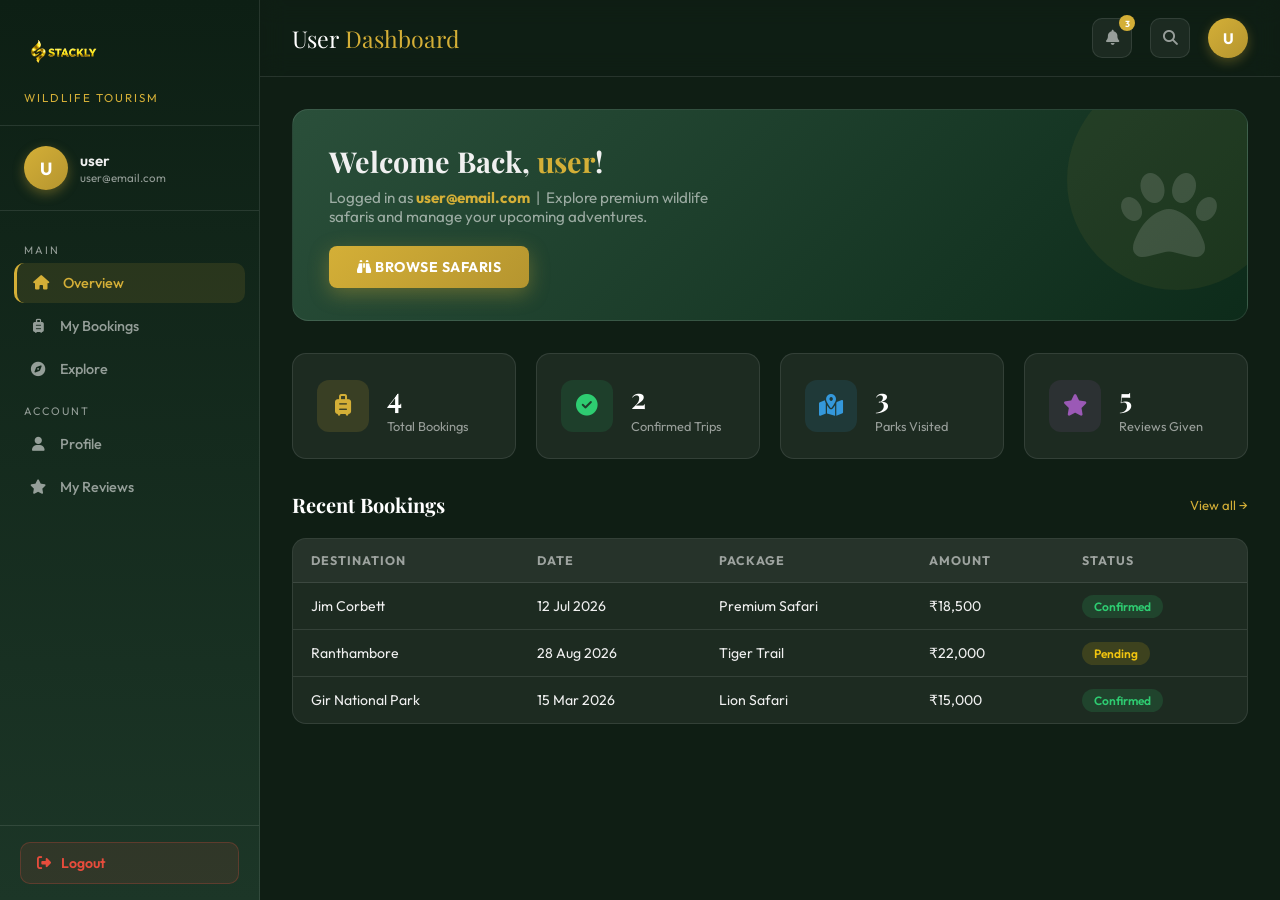
<file: user-dashboard.html>
<!DOCTYPE html>
<html lang="en">
<head>
<meta charset="UTF-8"><meta name="viewport" content="width=device-width, initial-scale=1.0">
<title>User Dashboard – Stackly Wildlife Tourism</title>
<link rel="stylesheet" href="https://cdnjs.cloudflare.com/ajax/libs/font-awesome/6.4.0/css/all.min.css">
<link href="https://fonts.googleapis.com/css2?family=Outfit:wght@300;400;500;600;700&family=Playfair+Display:wght@600;700&display=swap" rel="stylesheet">
<style>
:root{--primary:#1c3627;--primary-light:#2a4f3a;--gold:#d4af37;--gold-dark:#b5952f;--bg:#0f1e14;--sidebar-w:260px;--text:#f0f0f0;--muted:rgba(255,255,255,0.55);--card:rgba(255,255,255,0.06);--border:rgba(255,255,255,0.1);}
*,::before,::after{margin:0;padding:0;box-sizing:border-box;}
body{font-family:'Outfit',sans-serif;background:var(--bg);color:var(--text);display:flex;min-height:100vh;overflow-x:hidden;}

/* SIDEBAR */
.sidebar{width:var(--sidebar-w);background:linear-gradient(180deg,#0d1f14 0%,#1c3627 100%);border-right:1px solid var(--border);display:flex;flex-direction:column;position:fixed;top:0;left:0;height:100vh;z-index:200;transition:transform .35s ease;}
.sidebar-logo{padding:28px 24px 20px;border-bottom:1px solid var(--border);}
.sidebar-logo img{height:52px;}
.sidebar-logo span{display:block;font-size:.72rem;color:var(--gold);letter-spacing:2px;text-transform:uppercase;margin-top:6px;}
.sidebar-user{display:flex;align-items:center;gap:12px;padding:20px 24px;border-bottom:1px solid var(--border);}
.avatar{width:44px;height:44px;border-radius:50%;background:linear-gradient(135deg,var(--gold),var(--gold-dark));display:flex;align-items:center;justify-content:center;font-weight:700;color:#fff;font-size:1.1rem;flex-shrink:0;box-shadow:0 4px 12px rgba(212,175,55,.35);}
.sidebar-user-info .name{font-weight:600;font-size:.95rem;}
.sidebar-user-info .role{font-size:.75rem;color:var(--gold);text-transform:uppercase;letter-spacing:1px;}
nav.sidenav{flex:1;padding:20px 14px;overflow-y:auto;}
.nav-section{font-size:.68rem;color:var(--muted);letter-spacing:2px;text-transform:uppercase;padding:12px 10px 6px;}
.nav-item{display:flex;align-items:center;gap:12px;padding:11px 14px;border-radius:10px;cursor:pointer;color:var(--muted);font-size:.9rem;font-weight:500;transition:all .25s;text-decoration:none;margin-bottom:3px;}
.nav-item:hover,.nav-item.active{background:rgba(212,175,55,.12);color:var(--gold);}
.nav-item.active{border-left:3px solid var(--gold);}
.nav-item i{width:20px;text-align:center;}
.sidebar-footer{padding:16px 20px;border-top:1px solid var(--border);}
.btn-logout{display:flex;align-items:center;gap:10px;padding:11px 16px;border-radius:10px;background:rgba(231,76,60,.1);border:1px solid rgba(231,76,60,.25);color:#e74c3c;font-size:.88rem;font-weight:600;cursor:pointer;transition:all .25s;text-decoration:none;width:100%;}
.btn-logout:hover{background:rgba(231,76,60,.2);}

/* MAIN */
.main{margin-left:var(--sidebar-w);flex:1;display:flex;flex-direction:column;}

/* TOPBAR */
.topbar{display:flex;align-items:center;justify-content:space-between;padding:18px 32px;background:rgba(15,30,20,.7);backdrop-filter:blur(12px);border-bottom:1px solid var(--border);position:sticky;top:0;z-index:100;}
.topbar-title{font-family:'Playfair Display',serif;font-size:1.45rem;color:#fff;}
.topbar-title span{color:var(--gold);}
.topbar-right{display:flex;align-items:center;gap:18px;}
.icon-btn{width:40px;height:40px;border-radius:10px;background:var(--card);border:1px solid var(--border);display:flex;align-items:center;justify-content:center;cursor:pointer;color:var(--muted);font-size:.95rem;transition:all .25s;position:relative;}
.icon-btn:hover{color:var(--gold);border-color:var(--gold);}
.badge{position:absolute;top:-4px;right:-4px;width:16px;height:16px;border-radius:50%;background:var(--gold);color:#fff;font-size:.55rem;display:flex;align-items:center;justify-content:center;font-weight:700;}
.topbar-avatar{width:40px;height:40px;border-radius:50%;background:linear-gradient(135deg,var(--gold),var(--gold-dark));display:flex;align-items:center;justify-content:center;font-weight:700;color:#fff;font-size:.95rem;box-shadow:0 4px 12px rgba(212,175,55,.3);cursor:pointer;}

/* CONTENT */
.content{padding:32px;flex:1;}
.page-section{display:none;}
.page-section.active{display:block;animation:fadeSection .5s ease both;}
@keyframes fadeSection{from{opacity:0;transform:translateY(18px);}to{opacity:1;transform:translateY(0);}}

/* WELCOME BANNER */
.welcome-banner{background:linear-gradient(135deg,var(--primary-light),#0d2b1a);border:1px solid var(--border);border-radius:16px;padding:32px 36px;margin-bottom:32px;display:flex;align-items:center;justify-content:space-between;position:relative;overflow:hidden;}
.welcome-banner::before{content:'';position:absolute;right:-40px;top:-40px;width:220px;height:220px;border-radius:50%;background:rgba(212,175,55,.07);}
.welcome-banner h2{font-family:'Playfair Display',serif;font-size:1.8rem;margin-bottom:8px;}
.welcome-banner h2 span{color:var(--gold);}
.welcome-banner p{color:var(--muted);font-size:.95rem;max-width:420px;}
.banner-btn{margin-top:20px;display:inline-block;padding:12px 28px;background:linear-gradient(135deg,var(--gold),var(--gold-dark));border-radius:8px;color:#fff;font-weight:700;font-size:.88rem;letter-spacing:.5px;text-transform:uppercase;text-decoration:none;transition:transform .2s,box-shadow .3s;box-shadow:0 6px 20px rgba(212,175,55,.35);}
.banner-btn:hover{transform:translateY(-2px);box-shadow:0 10px 28px rgba(212,175,55,.5);}
.banner-img{font-size:6rem;opacity:.15;position:absolute;right:30px;top:50%;transform:translateY(-50%);}

/* STATS */
.stats-grid{display:grid;grid-template-columns:repeat(auto-fit,minmax(200px,1fr));gap:20px;margin-bottom:32px;}
.stat-card{background:var(--card);border:1px solid var(--border);border-radius:14px;padding:24px;display:flex;align-items:center;gap:18px;transition:transform .3s,box-shadow .3s;animation:popIn .5s ease both;}
@keyframes popIn{from{opacity:0;transform:scale(.92);}to{opacity:1;transform:scale(1);}}
.stat-card:hover{transform:translateY(-4px);box-shadow:0 12px 32px rgba(0,0,0,.4);}
.stat-icon{width:52px;height:52px;border-radius:12px;display:flex;align-items:center;justify-content:center;font-size:1.35rem;flex-shrink:0;}
.stat-icon.gold{background:rgba(212,175,55,.15);color:var(--gold);}
.stat-icon.green{background:rgba(46,204,113,.12);color:#2ecc71;}
.stat-icon.blue{background:rgba(52,152,219,.12);color:#3498db;}
.stat-icon.purple{background:rgba(155,89,182,.12);color:#9b59b6;}
.stat-info .val{font-family:'Playfair Display',serif;font-size:1.8rem;font-weight:700;color:#fff;}
.stat-info .lbl{font-size:.8rem;color:var(--muted);margin-top:2px;}

/* SECTION TITLE */
.sec-hd{display:flex;align-items:center;justify-content:space-between;margin-bottom:20px;}
.sec-hd h3{font-family:'Playfair Display',serif;font-size:1.25rem;color:#fff;}
.sec-hd a{font-size:.82rem;color:var(--gold);text-decoration:none;}

/* TABLE */
.table-wrap{background:var(--card);border:1px solid var(--border);border-radius:14px;overflow:hidden;}
table{width:100%;border-collapse:collapse;}
thead{background:rgba(255,255,255,.04);}
th{padding:14px 18px;text-align:left;font-size:.78rem;text-transform:uppercase;letter-spacing:1px;color:var(--muted);}
td{padding:14px 18px;border-top:1px solid var(--border);font-size:.88rem;color:var(--text);}
tr:hover td{background:rgba(255,255,255,.03);}
.badge-status{padding:4px 12px;border-radius:20px;font-size:.75rem;font-weight:600;}
.badge-status.confirmed{background:rgba(46,204,113,.15);color:#2ecc71;}
.badge-status.pending{background:rgba(241,196,15,.15);color:#f1c40f;}
.badge-status.cancelled{background:rgba(231,76,60,.15);color:#e74c3c;}

/* CARDS GRID */
.cards-grid{display:grid;grid-template-columns:repeat(auto-fit,minmax(260px,1fr));gap:24px;}
.info-card{background:var(--card);border:1px solid var(--border);border-radius:14px;padding:28px;transition:transform .3s,box-shadow .3s;animation:popIn .5s ease both;}
.info-card:hover{transform:translateY(-5px);box-shadow:0 16px 40px rgba(0,0,0,.45);}
.info-card .card-icon{font-size:2rem;color:var(--gold);margin-bottom:14px;}
.info-card h4{font-family:'Playfair Display',serif;font-size:1.1rem;margin-bottom:8px;color:#fff;}
.info-card p{font-size:.85rem;color:var(--muted);line-height:1.6;}

/* HAMBURGER */
.hamburger-btn{display:none;background:none;border:none;color:var(--text);font-size:1.3rem;cursor:pointer;margin-right:12px;}

/* OVERLAY */
.overlay{display:none;position:fixed;inset:0;background:rgba(0,0,0,.5);z-index:150;}

/* PROFILE FORM */
.profile-form{background:var(--card);border:1px solid var(--border);border-radius:14px;padding:32px;max-width:560px;}
.form-row{margin-bottom:20px;}
.form-row label{display:block;font-size:.82rem;color:var(--muted);margin-bottom:7px;text-transform:uppercase;letter-spacing:.5px;}
.form-row input,.form-row select,.form-row textarea{width:100%;background:rgba(255,255,255,.06);border:1px solid var(--border);border-radius:8px;padding:12px 14px;color:#fff;font-family:'Outfit',sans-serif;font-size:.9rem;transition:border-color .3s,box-shadow .3s;outline:none;}
.form-row input:focus,.form-row select:focus,.form-row textarea:focus{border-color:var(--gold);box-shadow:0 0 0 3px rgba(212,175,55,.12);}
.form-row input::placeholder,.form-row textarea::placeholder{color:rgba(255,255,255,.3);}
.btn-save{padding:13px 32px;background:linear-gradient(135deg,var(--gold),var(--gold-dark));border:none;border-radius:8px;color:#fff;font-family:'Outfit',sans-serif;font-weight:700;font-size:.9rem;cursor:pointer;transition:transform .2s,box-shadow .3s;}
.btn-save:hover{transform:translateY(-2px);box-shadow:0 8px 24px rgba(212,175,55,.4);}

@media(max-width:768px){
.sidebar{transform:translateX(-100%);}
.sidebar.open{transform:translateX(0);}
.main{margin-left:0;}
.hamburger-btn{display:block;}
.overlay.show{display:block;}
.content{padding:20px;}
.welcome-banner{flex-direction:column;}
}
</style>
</head>
<body>

<!-- Sidebar -->
<aside class="sidebar" id="sidebar">
  <div class="sidebar-logo">
    <img src="images/logo.webp" alt="Logo">
    <span>Wildlife Tourism</span>
  </div>
  <div class="sidebar-user">
    <div class="avatar" id="sb-avatar">?</div>
    <div class="sidebar-user-info">
      <div class="name" id="sb-name">Loading...</div>
      <div class="role" id="sb-email" style="font-size:.72rem;color:var(--muted);text-transform:none;letter-spacing:0;">-</div>
    </div>
  </div>
  <nav class="sidenav">
    <div class="nav-section">Main</div>
    <a class="nav-item active" data-page="overview" onclick="showPage('overview')"><i class="fa-solid fa-house"></i> Overview</a>
    <a class="nav-item" data-page="bookings" onclick="showPage('bookings')"><i class="fa-solid fa-suitcase-rolling"></i> My Bookings</a>
    <a class="nav-item" data-page="explore" onclick="showPage('explore')"><i class="fa-solid fa-compass"></i> Explore</a>
    <div class="nav-section">Account</div>
    <a class="nav-item" data-page="profile" onclick="showPage('profile')"><i class="fa-solid fa-user"></i> Profile</a>
    <a class="nav-item" data-page="reviews" onclick="showPage('reviews')"><i class="fa-solid fa-star"></i> My Reviews</a>
  </nav>
  <div class="sidebar-footer">
    <a href="login.html" class="btn-logout"><i class="fa-solid fa-right-from-bracket"></i> Logout</a>
  </div>
</aside>
<div class="overlay" id="overlay" onclick="closeSidebar()"></div>

<!-- Main -->
<div class="main">
  <!-- Topbar -->
  <div class="topbar">
    <div style="display:flex;align-items:center;">
      <button class="hamburger-btn" onclick="openSidebar()"><i class="fa-solid fa-bars"></i></button>
      <div class="topbar-title">User <span>Dashboard</span></div>
    </div>
    <div class="topbar-right">
      <div class="icon-btn"><i class="fa-solid fa-bell"></i><div class="badge">3</div></div>
      <div class="icon-btn"><i class="fa-solid fa-magnifying-glass"></i></div>
      <div class="topbar-avatar" id="tb-avatar">?</div>
    </div>
  </div>

  <!-- Content -->
  <div class="content">

    <!-- OVERVIEW -->
    <div id="page-overview" class="page-section active">
      <div class="welcome-banner">
        <div>
          <h2>Welcome Back, <span id="welcome-name">Traveler</span>!</h2>
          <p>Logged in as <strong id="welcome-email" style="color:var(--gold);">-</strong> &nbsp;|&nbsp; Explore premium wildlife safaris and manage your upcoming adventures.</p>
          <a href="destination.html" class="banner-btn"><i class="fa-solid fa-binoculars"></i> Browse Safaris</a>
        </div>
        <div class="banner-img"><i class="fa-solid fa-paw"></i></div>
      </div>
      <div class="stats-grid">
        <div class="stat-card" style="animation-delay:.1s">
          <div class="stat-icon gold"><i class="fa-solid fa-suitcase-rolling"></i></div>
          <div class="stat-info"><div class="val">4</div><div class="lbl">Total Bookings</div></div>
        </div>
        <div class="stat-card" style="animation-delay:.2s">
          <div class="stat-icon green"><i class="fa-solid fa-check-circle"></i></div>
          <div class="stat-info"><div class="val">2</div><div class="lbl">Confirmed Trips</div></div>
        </div>
        <div class="stat-card" style="animation-delay:.3s">
          <div class="stat-icon blue"><i class="fa-solid fa-map-location-dot"></i></div>
          <div class="stat-info"><div class="val">3</div><div class="lbl">Parks Visited</div></div>
        </div>
        <div class="stat-card" style="animation-delay:.4s">
          <div class="stat-icon purple"><i class="fa-solid fa-star"></i></div>
          <div class="stat-info"><div class="val">5</div><div class="lbl">Reviews Given</div></div>
        </div>
      </div>
      <div class="sec-hd"><h3>Recent Bookings</h3><a href="#" onclick="showPage('bookings')">View all →</a></div>
      <div class="table-wrap">
        <table>
          <thead><tr><th>Destination</th><th>Date</th><th>Package</th><th>Amount</th><th>Status</th></tr></thead>
          <tbody>
            <tr><td>Jim Corbett</td><td>12 Jul 2026</td><td>Premium Safari</td><td>₹18,500</td><td><span class="badge-status confirmed">Confirmed</span></td></tr>
            <tr><td>Ranthambore</td><td>28 Aug 2026</td><td>Tiger Trail</td><td>₹22,000</td><td><span class="badge-status pending">Pending</span></td></tr>
            <tr><td>Gir National Park</td><td>15 Mar 2026</td><td>Lion Safari</td><td>₹15,000</td><td><span class="badge-status confirmed">Confirmed</span></td></tr>
          </tbody>
        </table>
      </div>
    </div>

    <!-- BOOKINGS -->
    <div id="page-bookings" class="page-section">
      <div class="sec-hd"><h3>All My Bookings</h3></div>
      <div class="table-wrap">
        <table>
          <thead><tr><th>Booking ID</th><th>Destination</th><th>Date</th><th>Guests</th><th>Amount</th><th>Status</th></tr></thead>
          <tbody>
            <tr><td>#WL-001</td><td>Jim Corbett</td><td>12 Jul 2026</td><td>2</td><td>₹18,500</td><td><span class="badge-status confirmed">Confirmed</span></td></tr>
            <tr><td>#WL-002</td><td>Ranthambore</td><td>28 Aug 2026</td><td>4</td><td>₹22,000</td><td><span class="badge-status pending">Pending</span></td></tr>
            <tr><td>#WL-003</td><td>Gir National Park</td><td>15 Mar 2026</td><td>2</td><td>₹15,000</td><td><span class="badge-status confirmed">Confirmed</span></td></tr>
            <tr><td>#WL-004</td><td>Kaziranga</td><td>10 Jan 2026</td><td>3</td><td>₹19,800</td><td><span class="badge-status cancelled">Cancelled</span></td></tr>
          </tbody>
        </table>
      </div>
    </div>

    <!-- EXPLORE -->
    <div id="page-explore" class="page-section">
      <div class="sec-hd"><h3>Explore Destinations</h3></div>
      <div class="cards-grid">
        <div class="info-card" style="animation-delay:.1s"><div class="card-icon"><i class="fa-solid fa-tree"></i></div><h4>Jim Corbett</h4><p>Home of the Royal Bengal Tiger. Experience thrilling jeep safaris through lush forests.</p></div>
        <div class="info-card" style="animation-delay:.2s"><div class="card-icon"><i class="fa-solid fa-paw"></i></div><h4>Ranthambore</h4><p>Ancient ruins meets wild nature. A paradise for wildlife photographers.</p></div>
        <div class="info-card" style="animation-delay:.3s"><div class="card-icon"><i class="fa-solid fa-shield-halved"></i></div><h4>Gir National Park</h4><p>The only natural habitat of the majestic Asiatic Lions in the world.</p></div>
        <div class="info-card" style="animation-delay:.4s"><div class="card-icon"><i class="fa-solid fa-water"></i></div><h4>Kaziranga</h4><p>UNESCO World Heritage site, home to two-thirds of the world's one-horned rhinos.</p></div>
        <div class="info-card" style="animation-delay:.5s"><div class="card-icon"><i class="fa-solid fa-mountain"></i></div><h4>Bandhavgarh</h4><p>One of India's finest tiger reserves with a high density of Royal Bengal Tigers.</p></div>
      </div>
    </div>

    <!-- PROFILE -->
    <div id="page-profile" class="page-section">
      <div class="sec-hd"><h3>My Profile</h3></div>
      <div class="profile-form">
        <div class="form-row"><label>Full Name</label><input type="text" value="R Harish" placeholder="Your name"></div>
        <div class="form-row"><label>Email</label><input type="email" value="harish@email.com" placeholder="Email"></div>
        <div class="form-row"><label>Phone</label><input type="tel" value="+91 98765 43210" placeholder="Phone"></div>
        <div class="form-row"><label>City</label><input type="text" value="Salem, Tamil Nadu" placeholder="City"></div>
        <div class="form-row"><label>Bio</label><textarea rows="3" placeholder="Tell us about yourself...">Wildlife enthusiast and avid traveler.</textarea></div>
        <button class="btn-save" onclick="alert('Profile updated!')"><i class="fa-solid fa-save"></i> Save Changes</button>
      </div>
    </div>

    <!-- REVIEWS -->
    <div id="page-reviews" class="page-section">
      <div class="sec-hd"><h3>My Reviews</h3></div>
      <div class="cards-grid">
        <div class="info-card"><div class="card-icon"><i class="fa-solid fa-star" style="color:#f1c40f"></i></div><h4>Jim Corbett Safari</h4><p>"An absolutely breathtaking experience. Spotted two tigers on our morning jeep ride!"</p><p style="margin-top:10px;color:var(--gold);font-size:.8rem;">★★★★★ &nbsp; Jul 2025</p></div>
        <div class="info-card"><div class="card-icon"><i class="fa-solid fa-star" style="color:#f1c40f"></i></div><h4>Gir Lion Safari</h4><p>"Saw Asiatic Lions up close. The guide was extremely knowledgeable and professional."</p><p style="margin-top:10px;color:var(--gold);font-size:.8rem;">★★★★★ &nbsp; Mar 2026</p></div>
      </div>
    </div>

  </div><!-- /content -->
</div><!-- /main -->

<script>
function showPage(id){
  document.querySelectorAll('.page-section').forEach(s=>s.classList.remove('active'));
  document.querySelectorAll('.nav-item').forEach(n=>n.classList.remove('active'));
  document.getElementById('page-'+id).classList.add('active');
  document.querySelector('[data-page="'+id+'"]').classList.add('active');
  closeSidebar();
}
function openSidebar(){document.getElementById('sidebar').classList.add('open');document.getElementById('overlay').classList.add('show');}
function closeSidebar(){document.getElementById('sidebar').classList.remove('open');document.getElementById('overlay').classList.remove('show');}
// ── Load user from localStorage ──
(function(){
  const email = localStorage.getItem('wt_user_email') || 'user@email.com';
  const name  = localStorage.getItem('wt_user_name')  || email.split('@')[0];
  const init  = name.charAt(0).toUpperCase();
  // Sidebar
  document.getElementById('sb-avatar').textContent = init;
  document.getElementById('sb-name').textContent   = name;
  document.getElementById('sb-email').textContent  = email;
  // Topbar
  document.getElementById('tb-avatar').textContent = init;
  // Welcome banner
  document.getElementById('welcome-name').textContent  = name;
  document.getElementById('welcome-email').textContent = email;
  // Profile form – pre-fill
  const emailInput = document.querySelector('#page-profile input[type="email"]');
  const nameInput  = document.querySelector('#page-profile input[type="text"]');
  if(emailInput) emailInput.value = email;
  if(nameInput)  nameInput.value  = name;
})();

// ── Animate stat counters ──
window.addEventListener('load',()=>{
  document.querySelectorAll('.val').forEach(el=>{
    const target=+el.textContent; let count=0;
    const step=()=>{if(count<target){count++;el.textContent=count;requestAnimationFrame(step);}};
    step();
  });
});
</script>
</body>
</html>
</file>
<file: css/style.css>
@import url('https://fonts.googleapis.com/css2?family=Outfit:wght@300;400;500;600;700&family=Playfair+Display:ital,wght@0,400;0,600;0,700;1,400&display=swap');

:root {
    --primary-color: #1c3627;
    /* Deep Jungle Green */
    --secondary-color: #d4af37;
    /* Premium Gold */
    --secondary-dark: #b5952f;
    --bg-color: #fcfcfc;
    --dark-bg: #121212;
    --text-dark: #222222;
    --text-light: #f5f5f5;
    --text-muted: #666666;
    --glass-bg: rgba(28, 54, 39, 0.85);

    --font-heading: 'Playfair Display', serif;
    --font-body: 'Outfit', sans-serif;

    --transition-fast: 0.3s ease;
    --transition-slow: 0.6s cubic-bezier(0.25, 0.8, 0.25, 1);
    --box-shadow: 0 10px 30px rgba(0, 0, 0, 0.1);
    --box-shadow-hover: 0 15px 40px rgba(0, 0, 0, 0.2);
}

/* Base Styles & Reset */
* {
    margin: 0;
    padding: 0;
    box-sizing: border-box;
}

html {
    scroll-behavior: smooth;
}

body {
    font-family: var(--font-body);
    color: var(--text-dark);
    background-color: var(--bg-color);
    line-height: 1.6;
    overflow-x: hidden;
}

h1,
h2,
h3,
h4,
h5,
h6 {
    font-family: var(--font-heading);
    font-weight: 700;
    margin-bottom: 1rem;
    color: var(--primary-color);
}

a {
    text-decoration: none;
    color: inherit;
    transition: var(--transition-fast);
}

ul {
    list-style: none;
}

img {
    max-width: 100%;
    display: block;
}

.container {
    max-width: 1280px;
    margin: 0 auto;
    padding: 0 20px;
}

.section-padding {
    padding: 50px 0;
}

.text-center {
    text-align: center;
}

/* Buttons */
.btn {
    display: inline-block;
    padding: 14px 32px;
    font-weight: 600;
    border-radius: 4px;
    text-transform: uppercase;
    letter-spacing: 1px;
    font-size: 0.9rem;
    cursor: pointer;
    border: none;
    transition: var(--transition-fast);
    position: relative;
    overflow: hidden;
    z-index: 1;
}

.btn::before {
    content: '';
    position: absolute;
    top: 0;
    left: 0;
    width: 0;
    height: 100%;
    background: rgba(255, 255, 255, 0.1);
    transition: var(--transition-slow);
    z-index: -1;
}

.btn:hover::before {
    width: 100%;
}

.btn-primary {
    background-color: var(--secondary-color);
    color: #fff;
    box-shadow: 0 5px 15px rgba(212, 175, 55, 0.4);
}

.btn-primary:hover {
    background-color: var(--secondary-dark);
    transform: translateY(-2px);
}

.btn-outline {
    background-color: transparent;
    border: 2px solid var(--secondary-color);
    color: var(--secondary-color);
}

.btn-outline:hover {
    background-color: var(--secondary-color);
    color: #fff;
}

/* Removed duplicate responsive block — see comprehensive section at end of file */
/* Footer link color + contact list layout */
footer .footer-links a {
    color: rgba(255, 255, 255, 0.8);
}

footer .footer-links a:hover {
    color: var(--secondary-color);
}

.footer-col .footer-links li {
    display: flex;
    align-items: flex-start;
    gap: 12px;
    margin-bottom: 15px;
}

/* Ensure hero video covers the hero section */
.hero-video-bg {
    position: absolute;
    top: 0;
    left: 0;
    width: 100%;
    height: 100%;
    object-fit: cover;
    z-index: -2;
    background-color: #000;
    /* fallback color */
}

/* Header & Nav */
header {
    position: fixed;
    top: 0;
    left: 0;
    width: 100%;
    z-index: 1000;
    padding: 4px 0;
    transition: var(--transition-fast);
}

header.sticky {
    background: var(--glass-bg);
    backdrop-filter: blur(10px);
    -webkit-backdrop-filter: blur(10px);
    padding: 3px 0;
    box-shadow: 0 5px 20px rgba(0, 0, 0, 0.1);
}

.nav-container {
    display: flex;
    justify-content: space-between;
    align-items: center;
    min-height: 30px;
}

.logo img {
    height: 120px;
    width: auto;
    transition: var(--transition-fast);
}

header.sticky .logo img {
    height: 60px;
}

.nav-links {
    display: flex;
    gap: 30px;
    align-items: center;
}

.nav-links li a {
    color: var(--text-light);
    font-weight: 500;
    font-size: 0.9rem;
    position: relative;
    text-transform: uppercase;
    letter-spacing: 1px;
}

.nav-links li a::after {
    content: '';
    position: absolute;
    bottom: -5px;
    left: 0;
    width: 0;
    height: 2px;
    background-color: var(--secondary-color);
    transition: var(--transition-fast);
}

.nav-links li a:hover::after,
.nav-links li a.active::after {
    width: 100%;
}

.nav-links li a:hover {
    color: var(--secondary-color);
}

/* Hamburger */
.hamburger {
    display: none;
    cursor: pointer;
    background: none;
    border: none;
    color: var(--text-light);
    font-size: 1.5rem;
}

/* Hero Section */
.hero {
    height: 100vh;
    position: relative;
    display: flex;
    align-items: center;
    justify-content: center;
    color: var(--text-light);
    text-align: center;
    overflow: hidden;
}

.hero-video-bg {
    position: absolute;
    top: 0;
    left: 0;
    width: 100%;
    height: 100%;
    object-fit: cover;
    z-index: -1;
    /* bring it just behind the overlay */
    background-color: #000;
    pointer-events: none;
    /* ensure it doesn’t capture mouse events */
}


.hero-overlay {
    position: absolute;
    top: 0;
    left: 0;
    width: 100%;
    height: 100%;
    background: linear-gradient(rgba(0, 0, 0, 0.4), rgba(28, 54, 39, 0.7));
    z-index: -1;
}

.hero-content {
    max-width: 900px;
    padding: 0 20px;
    z-index: 1;
}

.hero-content h1 {
    font-size: 5rem;
    color: #fff;
    margin-bottom: 20px;
    text-shadow: 2px 2px 10px rgba(0, 0, 0, 0.5);
}

.hero-content p {
    font-size: 1.2rem;
    margin-bottom: 40px;
    font-weight: 300;
    letter-spacing: 1px;
}

/* Section Titles */
.section-title {
    text-align: center;
    margin-bottom: 60px;
}

.section-title h2 {
    font-size: 3rem;
    position: relative;
    display: inline-block;
}

.section-title h2::after {
    content: '';
    position: absolute;
    bottom: -10px;
    left: 50%;
    transform: translateX(-50%);
    width: 80px;
    height: 3px;
    background-color: var(--secondary-color);
}

.section-title p {
    margin-top: 20px;
    color: var(--text-muted);
    font-size: 1.1rem;
}

/* About Snippet */
.about-snippet {
    background-color: #fff;
}

.about-grid {
    display: grid;
    grid-template-columns: 1fr 1fr;
    gap: 50px;
    align-items: center;
}

.about-img {
    position: relative;
    border-radius: 10px;
    overflow: hidden;
    box-shadow: var(--box-shadow);
}

.about-img img {
    width: 100%;
    height: auto;
    transition: var(--transition-slow);
}

.about-img:hover img {
    transform: scale(1.05);
}

.about-text h3 {
    font-size: 2.5rem;
    margin-bottom: 20px;
}

.about-text p {
    margin-bottom: 20px;
    color: var(--text-muted);
    font-size: 1.05rem;
}

/* Destinations Carousel / Grid */
.destinations-section {
    background-color: var(--bg-color);
}

.destination-card {
    position: relative;
    border-radius: 12px;
    overflow: hidden;
    cursor: pointer;
    box-shadow: var(--box-shadow);
    height: 400px;
    group: destination;
    /* Not standard, just mental note */
}

.destination-card img {
    width: 100%;
    height: 100%;
    object-fit: cover;
    transition: var(--transition-slow);
}

.destination-card::before {
    content: '';
    position: absolute;
    inset: 0;
    background: linear-gradient(to top, rgba(0, 0, 0, 0.9) 0%, rgba(0, 0, 0, 0) 60%);
    z-index: 1;
}

.destination-info {
    position: absolute;
    bottom: 0;
    left: 0;
    width: 100%;
    padding: 30px;
    z-index: 2;
    color: #fff;
    transform: translateY(20px);
    transition: var(--transition-fast);
}

.destination-info h3 {
    color: #fff;
    margin-bottom: 5px;
    font-size: 1.8rem;
}

.destination-info p {
    opacity: 0;
    transform: translateY(10px);
    transition: var(--transition-fast);
    margin-bottom: 15px;
}

.destination-card:hover img {
    transform: scale(1.1);
}

.destination-card:hover .destination-info {
    transform: translateY(0);
}

.destination-card:hover .destination-info p {
    opacity: 1;
    transform: translateY(0);
}

/* Premium Features */
.features-section {
    background-color: var(--primary-color);
    color: var(--text-light);
}

.features-section .section-title h2 {
    color: #fff;
}

.features-grid {
    display: grid;
    grid-template-columns: repeat(auto-fit, minmax(250px, 1fr));
    gap: 30px;
}

.feature-card {
    background: rgba(255, 255, 255, 0.05);
    padding: 40px 30px;
    border-radius: 10px;
    text-align: center;
    backdrop-filter: blur(5px);
    border: 1px solid rgba(255, 255, 255, 0.1);
    transition: var(--transition-fast);
}

.feature-card:hover {
    transform: translateY(-10px);
    background: rgba(255, 255, 255, 0.1);
}

.feature-icon {
    font-size: 3rem;
    color: var(--secondary-color);
    margin-bottom: 20px;
}

.feature-card h4 {
    color: #fff;
    font-size: 1.5rem;
    margin-bottom: 15px;
}

/* Packages Grid */
.packages-grid {
    display: grid;
    grid-template-columns: repeat(auto-fit, minmax(320px, 1fr));
    gap: 40px;
}

.package-card {
    background: #fff;
    border-radius: 12px;
    overflow: hidden;
    box-shadow: var(--box-shadow);
    transition: var(--transition-fast);
    position: relative;
}

.package-card:hover {
    box-shadow: var(--box-shadow-hover);
    transform: translateY(-5px);
}

.package-img {
    height: 250px;
    position: relative;
    overflow: hidden;
}

.package-img img {
    width: 100%;
    height: 100%;
    object-fit: cover;
    transition: var(--transition-slow);
}

.package-card:hover .package-img img {
    transform: scale(1.05);
}

.package-badge {
    position: absolute;
    top: 20px;
    right: 20px;
    background: var(--secondary-color);
    color: #fff;
    padding: 5px 15px;
    border-radius: 20px;
    font-weight: 600;
    font-size: 0.85rem;
}

.package-content {
    padding: 30px;
}

.package-title {
    font-size: 1.5rem;
    margin-bottom: 15px;
}

.package-price {
    font-size: 1.25rem;
    color: var(--primary-color);
    font-weight: 700;
    margin-bottom: 20px;
    display: flex;
    align-items: center;
    gap: 10px;
}

.package-features {
    margin-bottom: 25px;
}

.package-features li {
    margin-bottom: 10px;
    color: var(--text-muted);
    display: flex;
    align-items: center;
    gap: 10px;
}

.package-features li i {
    color: var(--secondary-color);
}

/* Page Header (Inner pages) */
.page-header {
    height: 50vh;
    background-size: cover;
    background-position: center;
    position: relative;
    display: flex;
    align-items: center;
    justify-content: center;
    text-align: center;
    margin-top: 0;
}

.page-header::before {
    content: '';
    position: absolute;
    inset: 0;
    background: rgba(0, 0, 0, 0.6);
}

.page-header-content {
    position: relative;
    z-index: 1;
}

.page-header h1 {
    color: #fff;
    font-size: 4rem;
    margin-bottom: 10px;
}

.breadcrumb {
    color: #ccc;
}

.breadcrumb a {
    color: var(--secondary-color);
}

/* Contact Section */
.contact-grid {
    display: grid;
    grid-template-columns: 1fr 1.5fr;
    gap: 50px;
}

.contact-info {
    background: var(--primary-color);
    color: #fff;
    padding: 40px;
    border-radius: 12px;
}

.contact-info h3 {
    color: #fff;
    margin-bottom: 30px;
}

.info-item {
    display: flex;
    align-items: flex-start;
    gap: 20px;
    margin-bottom: 30px;
}

.info-item i {
    font-size: 1.5rem;
    color: var(--secondary-color);
    margin-top: 5px;
}

.contact-form {
    background: #fff;
    padding: 40px;
    border-radius: 12px;
    box-shadow: var(--box-shadow);
}

.form-group {
    margin-bottom: 25px;
}

.form-control {
    width: 100%;
    padding: 15px;
    border: 1px solid #ddd;
    border-radius: 6px;
    font-family: var(--font-body);
    font-size: 1rem;
    transition: var(--transition-fast);
    background: #f9f9f9;
}

.form-control:focus {
    outline: none;
    border-color: var(--secondary-color);
    background: #fff;
    box-shadow: 0 0 0 3px rgba(212, 175, 55, 0.1);
}

textarea.form-control {
    resize: vertical;
    min-height: 150px;
}

/* Footer */
footer {
    background: var(--primary-color);
    color: var(--text-light);
    padding: 80px 0 20px;
}

.footer-grid {
    display: grid;
    grid-template-columns: 2fr 1fr 1fr 1fr;
    gap: 40px;
    margin-bottom: 60px;
}

.footer-col h4 {
    color: #fff;
    font-size: 1.5rem;
    margin-bottom: 25px;
    position: relative;
    display: inline-block;
}

.footer-col h4::after {
    content: '';
    position: absolute;
    bottom: -5px;
    left: 0;
    width: 40px;
    height: 2px;
    background: var(--secondary-color);
}

.footer-about p {
    color: #ccc;
    margin-top: 20px;
    margin-bottom: 20px;
}

.social-links {
    display: flex;
    gap: 15px;
}

.social-links a {
    display: inline-flex;
    align-items: center;
    justify-content: center;
    width: 40px;
    height: 40px;
    border-radius: 50%;
    background: rgba(255, 255, 255, 0.1);
    color: #fff;
    transition: var(--transition-fast);
}

.social-links a:hover {
    background: var(--secondary-color);
    transform: translateY(-3px);
}

.footer-links li {
    margin-bottom: 15px;
}

.footer-links a {
    color: #ccc;
}

.footer-links a:hover {
    color: var(--secondary-color);
    padding-left: 5px;
}

.footer-bottom {
    text-align: center;
    padding-top: 20px;
    border-top: 1px solid rgba(255, 255, 255, 0.1);
    color: #999;
}

/* --- New Sections CSS --- */

/* Wildlife Gallery Grid */
.gallery-grid {
    display: grid;
    grid-template-columns: repeat(auto-fit, minmax(280px, 1fr));
    gap: 20px;
}

.gallery-item {
    position: relative;
    border-radius: 12px;
    overflow: hidden;
    aspect-ratio: 1 / 1;
    cursor: pointer;
    box-shadow: var(--box-shadow);
}

.gallery-item img {
    width: 100%;
    height: 100%;
    object-fit: cover;
    transition: var(--transition-slow);
}

.gallery-item:hover img {
    transform: scale(1.1);
}

.gallery-overlay {
    position: absolute;
    inset: 0;
    background: linear-gradient(to top, rgba(0, 0, 0, 0.8), transparent);
    opacity: 0;
    transition: var(--transition-fast);
    display: flex;
    align-items: flex-end;
    padding: 20px;
}

.gallery-item:hover .gallery-overlay {
    opacity: 1;
}

.gallery-overlay span {
    color: #fff;
    font-size: 1.2rem;
    font-weight: 600;
}

/* Testimonials */
.testimonials-grid {
    display: grid;
    grid-template-columns: repeat(auto-fit, minmax(300px, 1fr));
    gap: 30px;
}

.testimonial-card {
    background: #fff;
    padding: 40px 30px;
    border-radius: 12px;
    box-shadow: var(--box-shadow);
    text-align: center;
    position: relative;
    transition: var(--transition-fast);
}

.testimonial-card:hover {
    transform: translateY(-5px);
    box-shadow: var(--box-shadow-hover);
}

.quote-icon {
    font-size: 2.5rem;
    color: var(--secondary-color);
    opacity: 0.3;
    margin-bottom: 20px;
}

.testimonial-text {
    font-size: 1.1rem;
    font-style: italic;
    margin-bottom: 25px;
    color: var(--text-muted);
}

.testimonial-author {
    font-weight: 600;
    font-family: var(--font-heading);
    color: var(--primary-color);
}

.testimonial-rating {
    color: var(--secondary-color);
    margin-top: 10px;
}

/* Newsletter Section */
.newsletter-section {
    background: linear-gradient(rgba(28, 54, 39, 0.9), rgba(28, 54, 39, 0.9)), url('https://images.unsplash.com/photo-1517825738774-7de9363ef735?q=80&w=2000&auto=format&fit=crop') center/cover fixed;
    color: #fff;
    text-align: center;
}

.newsletter-section .section-title h2 {
    color: #fff;
}

.newsletter-form {
    max-width: 600px;
    margin: 0 auto;
    display: flex;
    gap: 10px;
}

.newsletter-form input {
    flex: 1;
    padding: 15px 25px;
    border-radius: 50px;
    border: none;
    outline: none;
    font-size: 1rem;
    font-family: var(--font-body);
}

.newsletter-form button {
    border-radius: 50px;
}

/* Expert Team / Guides */
.team-grid {
    display: grid;
    grid-template-columns: repeat(auto-fit, minmax(250px, 1fr));
    gap: 30px;
}

.team-card {
    text-align: center;
}

.team-img {
    width: 200px;
    height: 200px;
    border-radius: 50%;
    margin: 0 auto 20px;
    overflow: hidden;
    border: 5px solid #fff;
    box-shadow: var(--box-shadow);
}

.team-img img {
    width: 100%;
    height: 100%;
    object-fit: cover;
    transition: var(--transition-fast);
}

.team-card:hover .team-img img {
    transform: scale(1.1);
}

.team-card h4 {
    font-size: 1.5rem;
    margin-bottom: 5px;
}

.team-role {
    color: var(--secondary-color);
    font-weight: 500;
    margin-bottom: 15px;
}

/* FAQ Accordion */
.faq-container {
    max-width: 800px;
    margin: 0 auto;
}

.faq-item {
    background: #fff;
    border-radius: 8px;
    margin-bottom: 15px;
    box-shadow: 0 4px 15px rgba(0, 0, 0, 0.05);
    overflow: hidden;
}

.faq-question {
    padding: 20px 25px;
    font-weight: 600;
    font-size: 1.1rem;
    cursor: pointer;
    display: flex;
    justify-content: space-between;
    align-items: center;
    transition: var(--transition-fast);
}

.faq-question:hover,
.faq-question.active {
    background: var(--primary-color);
    color: #fff;
}

.faq-answer {
    padding: 0 25px;
    max-height: 0;
    overflow: hidden;
    transition: max-height 0.3s ease-out;
    color: var(--text-muted);
}

.faq-answer p {
    padding: 20px 0;
}

/* Statistics Counter */
.stats-section {
    background: var(--bg-color);
    border-top: 1px solid #eee;
    border-bottom: 1px solid #eee;
}

.stats-grid {
    display: grid;
    grid-template-columns: repeat(auto-fit, minmax(200px, 1fr));
    gap: 30px;
    text-align: center;
}

.stat-item {
    padding: 30px;
}

.stat-number {
    font-size: 4rem;
    font-family: var(--font-heading);
    color: var(--secondary-color);
    font-weight: 700;
    margin-bottom: 10px;
    line-height: 1;
}

.stat-text {
    font-size: 1.2rem;
    color: var(--text-dark);
    font-weight: 500;
}

/* Booking Steps / Timeline */
.steps-container {
    max-width: 800px;
    margin: 0 auto;
    position: relative;
}

.steps-container::before {
    content: '';
    position: absolute;
    top: 0;
    bottom: 0;
    left: 40px;
    width: 2px;
    background: rgba(28, 54, 39, 0.1);
}

.step-item {
    position: relative;
    padding-left: 100px;
    margin-bottom: 50px;
}

.step-item:last-child {
    margin-bottom: 0;
}

.step-number {
    position: absolute;
    left: 15px;
    top: 0;
    width: 50px;
    height: 50px;
    background: var(--primary-color);
    color: #fff;
    border-radius: 50%;
    display: flex;
    align-items: center;
    justify-content: center;
    font-size: 1.5rem;
    font-weight: 700;
    box-shadow: 0 0 0 10px #fff;
    z-index: 2;
}

.step-content h3 {
    margin-bottom: 10px;
    font-size: 1.6rem;
}

.step-content p {
    color: var(--text-muted);
}

/* Partner Logos */
.partners-grid {
    display: flex;
    flex-wrap: wrap;
    justify-content: center;
    align-items: center;
    gap: 40px;
    opacity: 0.6;
}

.partners-grid img {
    max-height: 50px;
    filter: grayscale(100%);
    transition: var(--transition-fast);
}

.partners-grid img:hover {
    filter: grayscale(0%);
    opacity: 1;
}

/* ================================================
   RESPONSIVE DESIGN — PROFESSIONAL & PREMIUM
   ================================================ */

/* Large Tablet — 1100px */
@media (max-width: 1100px) {
    .footer-grid {
        grid-template-columns: 1.5fr 1fr 1fr;
        gap: 35px;
    }

    .footer-col.footer-about {
        grid-column: 1 / -1;
    }
}

/* Tablet — 992px */
@media (max-width: 992px) {
    .hero-content h1 {
        font-size: 3.5rem;
    }

    .about-grid {
        grid-template-columns: 1fr;
    }

    .contact-grid {
        grid-template-columns: 1fr;
    }

    .footer-grid {
        grid-template-columns: 1fr 1fr;
        gap: 35px;
    }

    .footer-col.footer-about {
        grid-column: 1 / -1;
    }

    .packages-grid {
        grid-template-columns: repeat(2, 1fr);
    }

    .features-grid {
        grid-template-columns: repeat(2, 1fr);
    }

    .logo img {
        height: 80px;
    }

    header.sticky .logo img {
        height: 70px;
    }

    .newsletter-form {
        flex-direction: column;
        align-items: center;
    }

    .newsletter-form input,
    .newsletter-form button {
        width: 100%;
        max-width: 520px;
    }
}

/* ---- Mobile — 768px ---- */
@media (max-width: 768px) {

    /* Header */
    header {
        padding: 12px 0;
    }

    header.sticky {
        padding: 10px 0;
    }

    /* Logo */
    .logo img {
        height: 62px;
    }

    header.sticky .logo img {
        height: 56px;
    }

    /* Hamburger button */
    .hamburger {
        display: flex;
        align-items: center;
        justify-content: center;
        width: 44px;
        height: 44px;
        border-radius: 10px;
        background: rgba(255, 255, 255, 0.12);
        border: 1px solid rgba(255, 255, 255, 0.2);
        color: #fff;
        font-size: 1.15rem;
        cursor: pointer;
        transition: var(--transition-fast);
        position: relative;
        z-index: 1001;
    }

    .hamburger:hover {
        background: rgba(255, 255, 255, 0.22);
    }

    /* Slide-in Navigation Drawer */
    .nav-links {
        position: fixed;
        top: 0;
        right: -100%;
        width: min(300px, 82vw);
        height: 100dvh;
        height: 100vh;
        background: linear-gradient(160deg, #1c3627 0%, #0e1f16 100%);
        flex-direction: column;
        gap: 0;
        padding: 88px 0 40px;
        transition: right 0.42s cubic-bezier(0.25, 0.46, 0.45, 0.94);
        box-shadow: -8px 0 40px rgba(0, 0, 0, 0.45);
        overflow-y: auto;
        z-index: 1000;
        clip-path: none;
    }

    .nav-links.active {
        right: 0;
    }

    .nav-links li {
        text-align: left;
        margin: 0;
        border-bottom: 1px solid rgba(255, 255, 255, 0.07);
    }

    .nav-links li:first-child {
        border-top: 1px solid rgba(255, 255, 255, 0.07);
    }

    .nav-links li a {
        display: block;
        padding: 16px 28px;
        font-size: 0.9rem;
        font-weight: 500;
        letter-spacing: 1.5px;
        color: rgba(255, 255, 255, 0.8);
        transition: all 0.25s ease;
    }

    .nav-links li a:hover,
    .nav-links li a.active {
        color: var(--secondary-color);
        background: rgba(212, 175, 55, 0.08);
        padding-left: 38px;
    }

    .nav-links li a::after {
        display: none;
    }

    /* Overlay backdrop */
    .nav-overlay {
        position: fixed;
        inset: 0;
        background: rgba(0, 0, 0, 0.55);
        backdrop-filter: blur(4px);
        -webkit-backdrop-filter: blur(4px);
        z-index: 999;
        opacity: 0;
        pointer-events: none;
        transition: opacity 0.4s ease;
    }

    .nav-overlay.active {
        opacity: 1;
        pointer-events: all;
    }

    /* Hero */
    .hero {
        min-height: 100vh;
    }

    .hero-content h1 {
        font-size: 2.5rem;
        line-height: 1.25;
    }

    .hero-content p {
        font-size: 0.98rem;
        letter-spacing: 0.3px;
    }

    .hero-content {
        padding: 0 20px;
    }

    /* Sections */
    .section-padding {
        padding: 65px 0;
    }

    .section-title h2 {
        font-size: 2.1rem;
    }

    .section-title {
        margin-bottom: 40px;
    }

    /* Page header */
    .page-header {
        height: 42vh;
    }

    .page-header h1 {
        font-size: 2.3rem;
    }

    /* About */
    .about-grid {
        grid-template-columns: 1fr;
        gap: 30px;
    }

    /* Packages */
    .packages-grid {
        grid-template-columns: 1fr;
    }

    .features-grid {
        grid-template-columns: 1fr 1fr;
        gap: 18px;
    }

    .feature-card {
        padding: 30px 20px;
    }

    /* Contact */
    .contact-grid {
        grid-template-columns: 1fr;
        gap: 25px;
    }

    .contact-info,
    .contact-form {
        padding: 28px;
    }

    /* Footer */
    .footer-grid {
        grid-template-columns: 1fr;
        gap: 35px;
        text-align: center;
    }

    .footer-col.footer-about {
        grid-column: auto;
        display: block;
    }

    .footer-col h4::after {
        left: 50%;
        transform: translateX(-50%);
    }

    .social-links {
        justify-content: center;
    }

    .footer-col .footer-links li {
        justify-content: center;
    }

    .footer-logo-img {
        height: 100px !important;
        margin: 0 auto;
    }

    /* Gallery / Testimonials / Team */
    .gallery-grid {
        grid-template-columns: repeat(2, 1fr);
    }

    .testimonials-grid {
        grid-template-columns: 1fr;
    }

    .team-grid {
        grid-template-columns: repeat(2, 1fr);
    }

    /* Newsletter */
    .newsletter-form {
        flex-direction: column;
    }

    .newsletter-form input,
    .newsletter-form button {
        width: 100%;
    }

    /* Stats */
    .stat-number {
        font-size: 3rem;
    }

    /* Steps */
    .steps-container::before {
        left: 25px;
    }

    .step-item {
        padding-left: 70px;
    }

    .step-number {
        left: 0;
        box-shadow: 0 0 0 6px #fff;
    }
}

/* ---- Small Mobile — 576px ---- */
@media (max-width: 576px) {
    .container {
        padding: 0 16px;
    }

    /* Logo */
    .logo img {
        height: 52px;
    }

    header.sticky .logo img {
        height: 46px;
    }

    /* Hero */
    .hero-content h1 {
        font-size: 1.9rem;
    }

    .hero-content p {
        font-size: 0.9rem;
    }

    /* Sections */
    .section-padding {
        padding: 50px 0;
    }

    .section-title h2 {
        font-size: 1.75rem;
    }

    .page-header h1 {
        font-size: 1.9rem;
    }

    .page-header {
        height: 38vh;
    }

    /* Features */
    .features-grid {
        grid-template-columns: 1fr;
    }

    /* Gallery */
    .gallery-grid {
        grid-template-columns: 1fr;
    }

    .team-grid {
        grid-template-columns: 1fr 1fr;
    }

    /* Buttons */
    .btn {
        padding: 12px 24px;
        font-size: 0.85rem;
    }

    /* Steps */
    .steps-container::before {
        display: none;
    }

    .step-item {
        padding-left: 0;
        text-align: center;
    }

    .step-number {
        position: relative;
        left: auto;
        top: auto;
        margin: 0 auto 20px;
        box-shadow: none;
    }

    /* Package card */
    .package-img {
        height: 200px;
    }

    /* Contact */
    .contact-info,
    .contact-form {
        padding: 22px 16px;
    }

    /* Footer logo */
    .footer-logo-img {
        height: 80px !important;
    }

    /* Stats */
    .stat-number {
        font-size: 2.5rem;
    }
}

/* ---- Extra Small — 400px ---- */
@media (max-width: 400px) {
    .hero-content h1 {
        font-size: 1.65rem;
    }

    .section-title h2 {
        font-size: 1.55rem;
    }

    .logo img {
        height: 46px;
    }

    .team-grid {
        grid-template-columns: 1fr;
    }

    .gallery-grid {
        grid-template-columns: 1fr;
    }

    /* Premium Contact Section Enhancements */
    .contact-section {
        background: linear-gradient(135deg, rgba(10, 127, 140, 0.1), rgba(255, 255, 255, 0));
        padding: 60px 0;
    }

    .contact-form {
        background: rgba(255, 255, 255, 0.2);
        backdrop-filter: blur(12px);
        border-radius: 12px;
        box-shadow: var(--box-shadow);
        transition: transform var(--transition-fast);
    }

    .contact-form:hover {
        transform: translateY(-5px);
    }

    .contact-form .form-group input,
    .contact-form .form-group textarea {
        transition: transform var(--transition-fast), box-shadow var(--transition-fast);
    }

    .contact-form .form-group input:focus,
    .contact-form .form-group textarea:focus {
        transform: scale(1.02);
        box-shadow: 0 0 8px var(--secondary-color);
    }

    @keyframes scaleHover {
        from {
            transform: scale(1);
        }

        to {
            transform: scale(1.03);
        }
    }

    .contact-grid {
        display: flex;
        flex-wrap: wrap;
        gap: 30px;
        justify-content: space-between;
    }

    .contact-form,
    .contact-map {
        flex: 1 1 45%;
        min-width: 300px;
    }

    .contact-map iframe {
        border-radius: 12px;
        box-shadow: var(--box-shadow);
    }

    .contact-form .btn-primary {
        display: block;
        margin: 0 auto;
    }

    /* Additional layout tweaks */
    .contact-grid {
        margin-top: 40px;
    }

    /* Partners Section Styling */
    .partners-grid {
        display: flex;
        flex-wrap: wrap;
        gap: 30px;
        justify-content: center;
    }

    .partner-item {
        flex: 1 1 200px;
        text-align: center;
        display: flex;
        flex-direction: column;
        align-items: center;
    }

    .partner-item img {
        max-width: 100%;
        height: auto;
        border-radius: 8px;
    }

    .partner-name {
        margin-top: 8px;
        text-align: center;
        font-weight: 500;
        color: var(--primary-color);
    }
}
</file>
